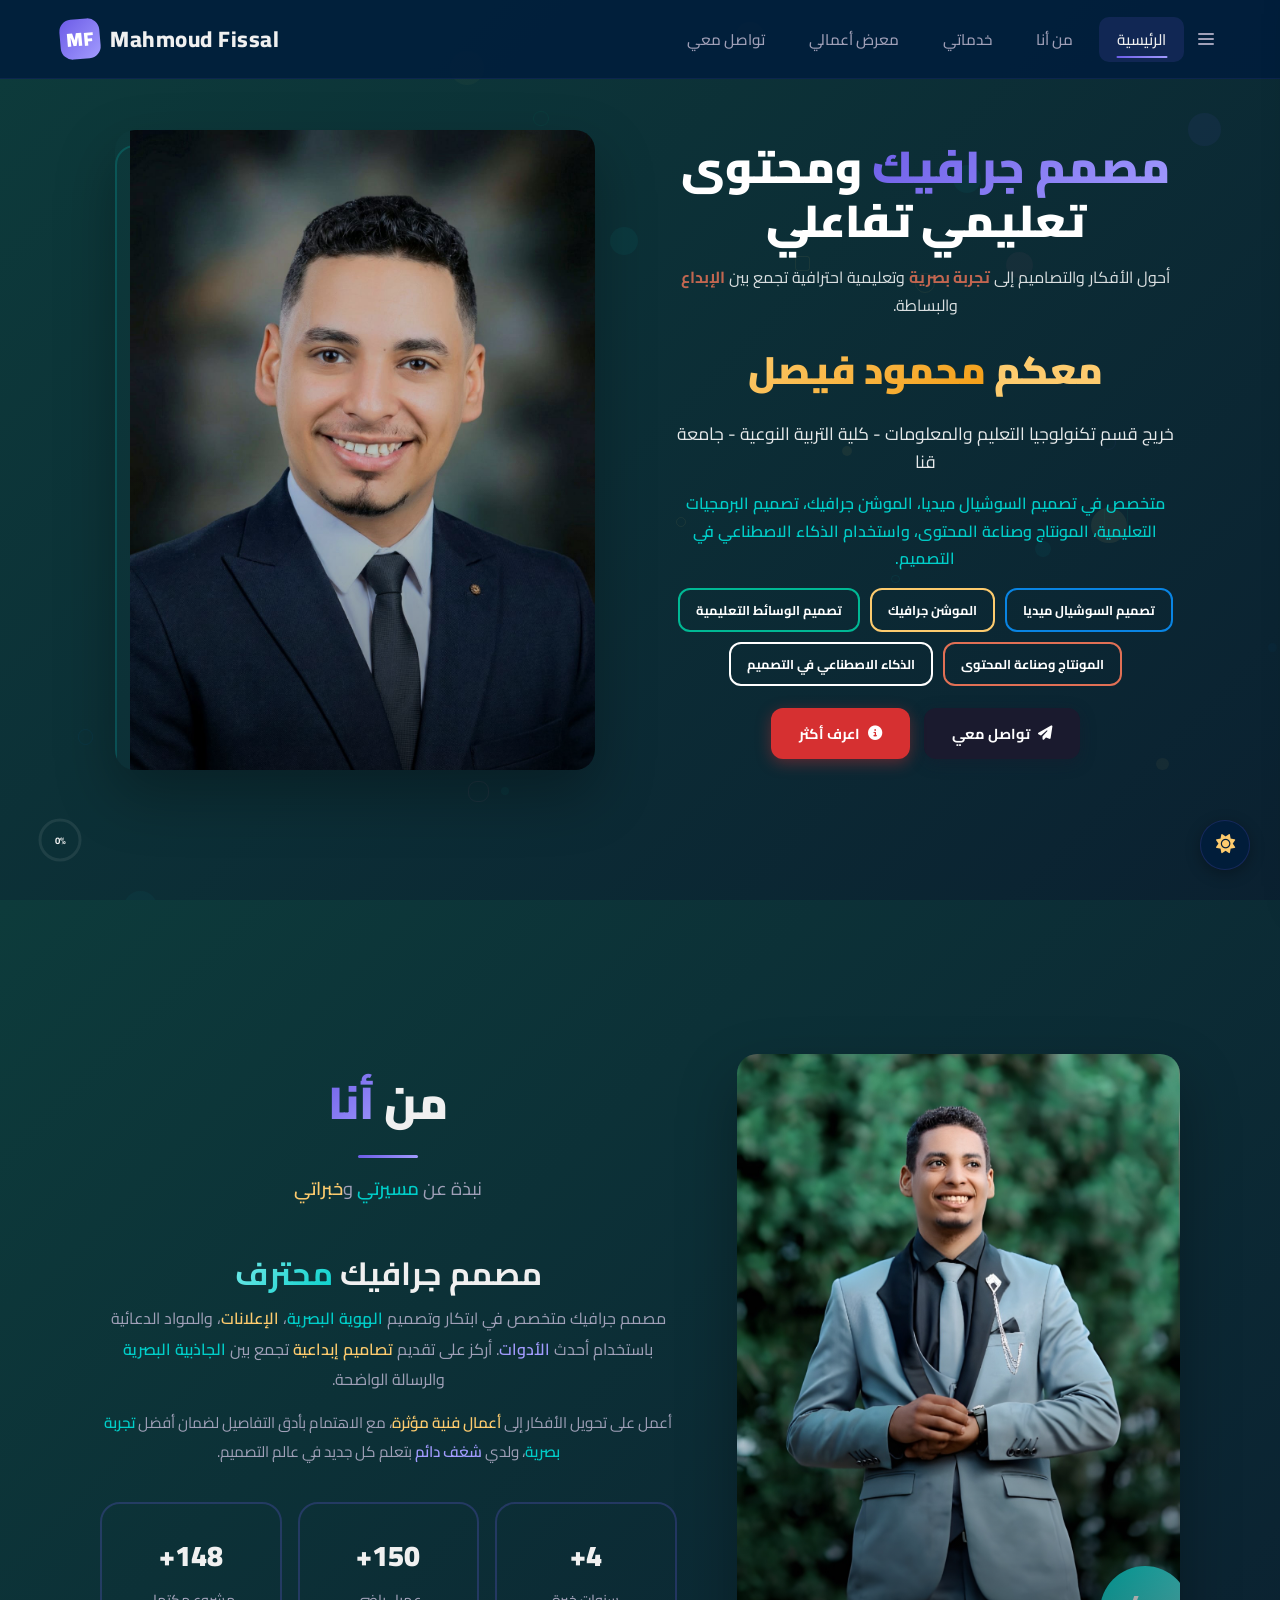
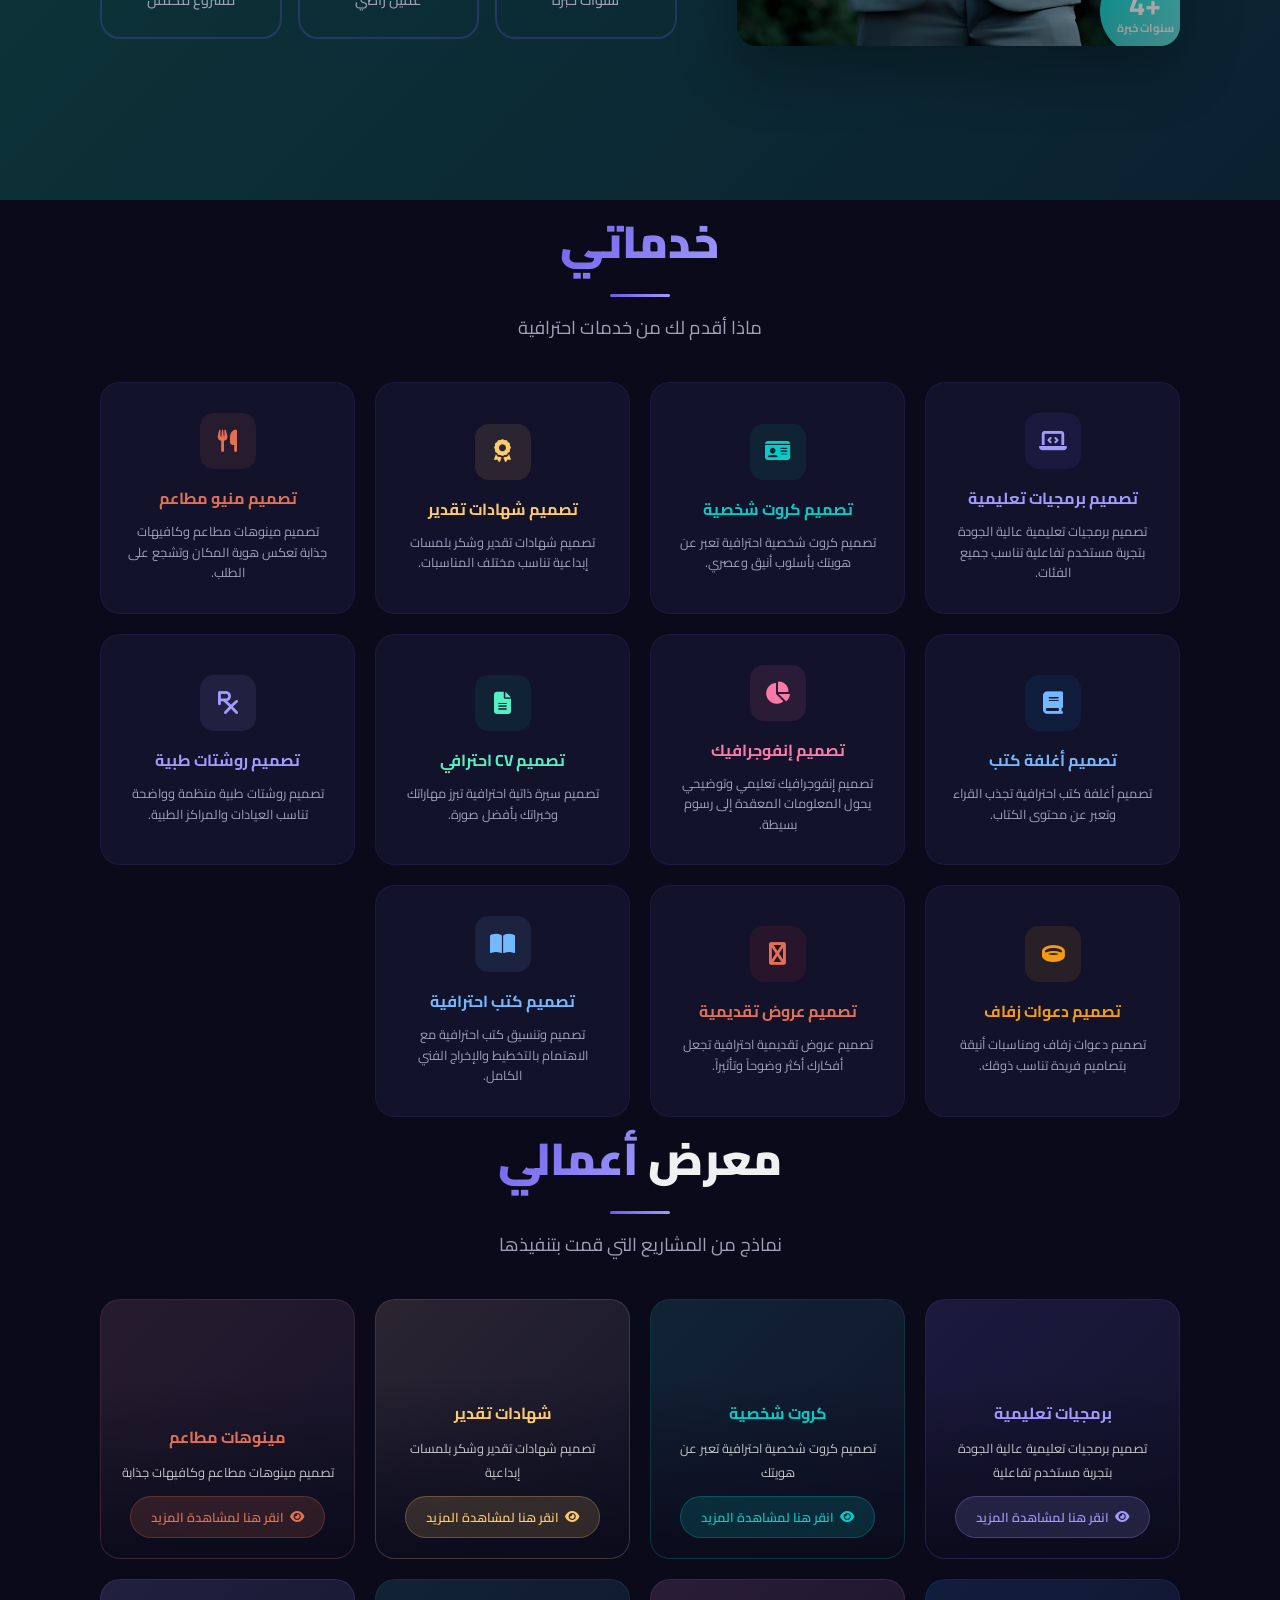
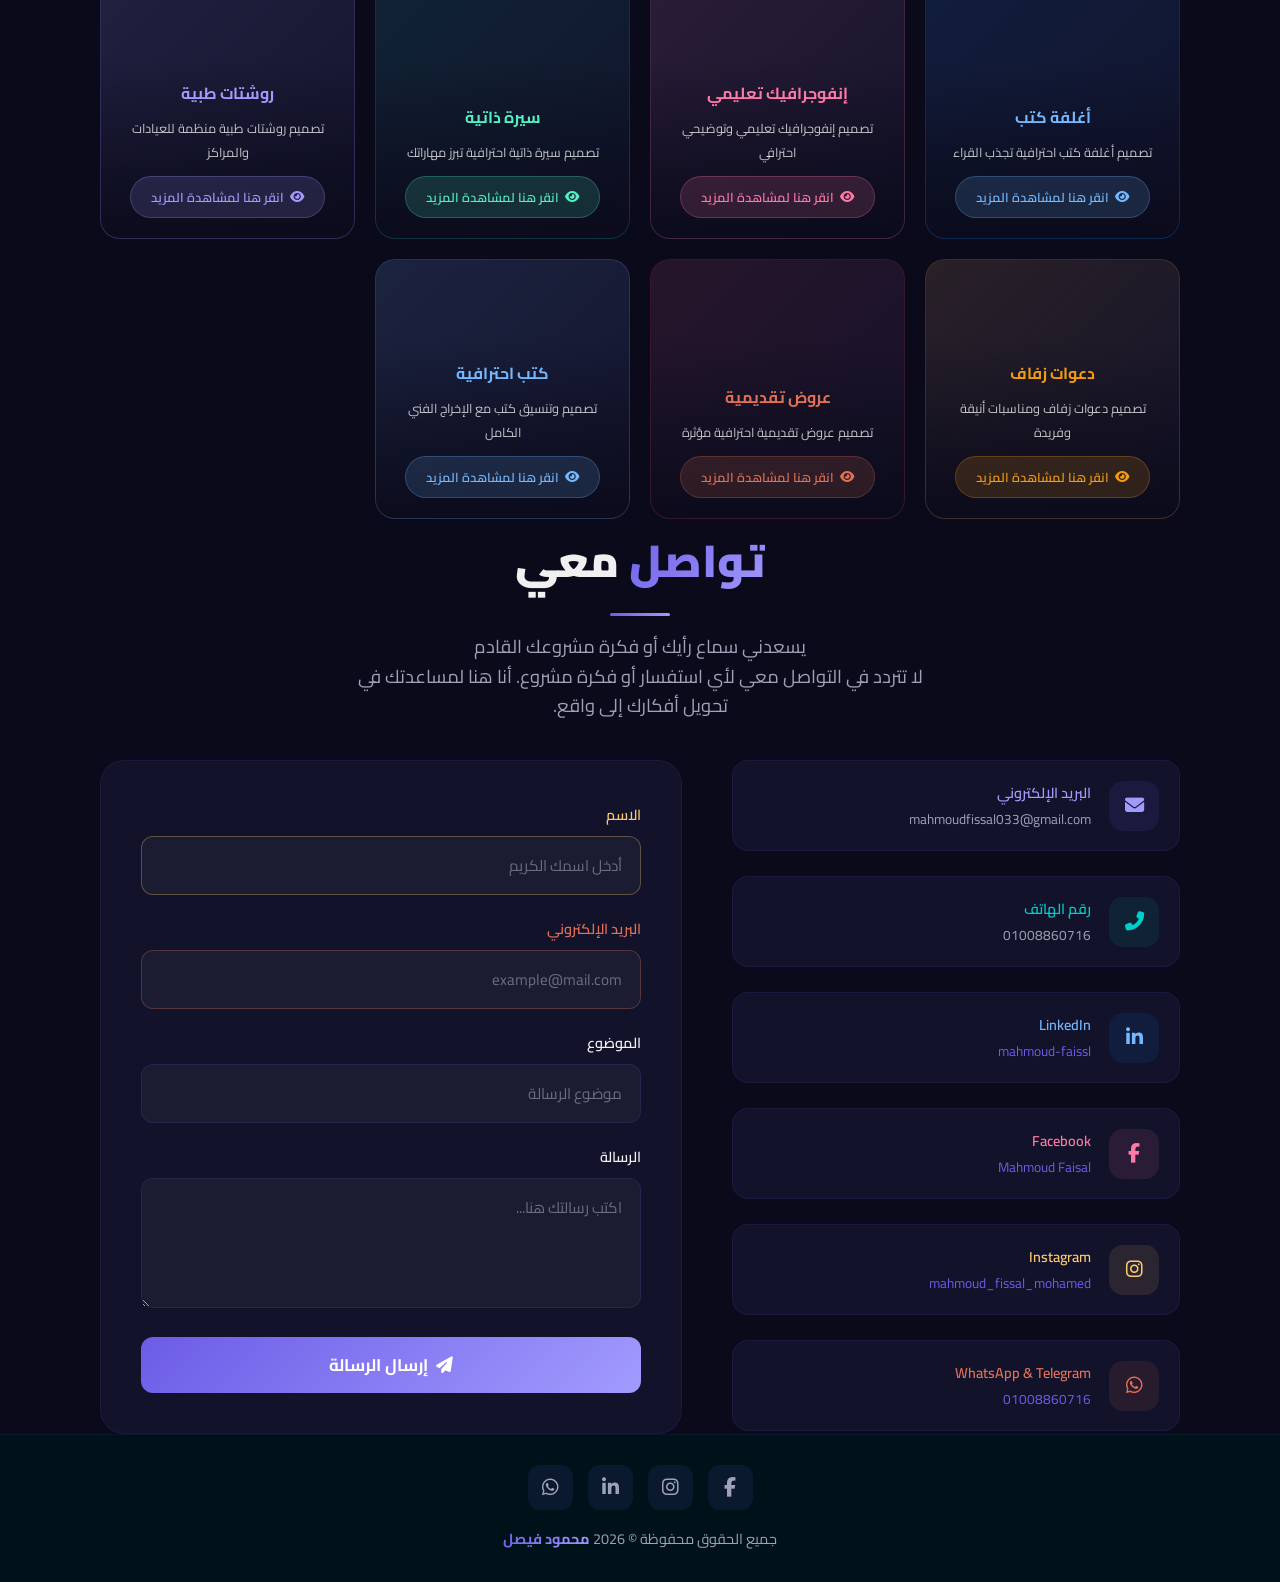
<file: index.html>
<!DOCTYPE html>
<html lang="ar" dir="rtl">
<head>
  <meta charset="UTF-8">
  <meta name="viewport" content="width=device-width, initial-scale=1.0">
  <title>Mahmoud Faisal | Portfolio</title>
  <link rel="preconnect" href="https://fonts.googleapis.com">
  <link rel="preconnect" href="https://fonts.gstatic.com" crossorigin>
  <link href="https://fonts.googleapis.com/css2?family=Cairo:wght@400;500;600;700;800;900&family=Inter:wght@300;400;500;600;700;800&display=swap" rel="stylesheet">
  <link rel="stylesheet" href="https://cdnjs.cloudflare.com/ajax/libs/font-awesome/6.5.1/css/all.min.css">
  <link rel="stylesheet" href="styles.css">
</head>
<body>
  <!-- ===== SCROLL PROGRESS INDICATOR ===== -->
  <div class="scroll-indicator" id="scrollIndicator">
    <svg width="50" height="50" viewBox="0 0 50 50">
      <defs>
        <linearGradient id="progressGradient" x1="0%" y1="0%" x2="100%" y2="100%">
          <stop offset="0%" stop-color="#6c5ce7" />
          <stop offset="100%" stop-color="#00cec9" />
        </linearGradient>
      </defs>
      <circle cx="25" cy="25" r="20" class="scroll-bg" />
      <circle cx="25" cy="25" r="20" class="scroll-progress" id="scrollProgress" />
    </svg>
    <span class="scroll-percent" id="scrollPercent">0%</span>
  </div>

  <!-- ===== THEME TOGGLE ===== -->
  <div class="theme-toggle" id="themeToggle" title="الوضع النهاري">
    <i class="fas fa-sun"></i>
  </div>


  <!-- ===== NAVBAR ===== -->
  <nav class="navbar" id="navbar">
    <div class="nav-brand">
      <div class="logo-icon">MF</div>
      <span>Mahmoud Fissal</span>
    </div>

    <div class="quick-sidebar" id="quickSidebar">
      <div class="quick-sidebar-header">
        <span class="quick-sidebar-logo">MF</span>
        <span>الوصول السريع</span>
        <button class="quick-sidebar-close" id="quickSidebarClose">&times;</button>
      </div>
      <nav class="quick-sidebar-links">
        <a href="#hero"><i class="fas fa-home"></i> الرئيسية</a>
        <a href="#about"><i class="fas fa-user"></i> من أنا</a>
        <a href="#services"><i class="fas fa-cogs"></i> خدماتي</a>
        <a href="#portfolio"><i class="fas fa-briefcase"></i> معرض أعمالي</a>
        <a href="#contact"><i class="fas fa-envelope"></i> تواصل معي</a>
      </nav>
    </div>
    <div class="quick-sidebar-overlay" id="quickSidebarOverlay"></div>

    <ul class="nav-links" id="navLinks">
      <li><button class="hamburger" id="hamburger" aria-label="القائمة">
        <span></span>
        <span></span>
        <span></span>
      </button></li>
      <li><a href="#hero" class="active">الرئيسية</a></li>
      <li><a href="#about">من أنا</a></li>
      <li><a href="#services">خدماتي</a></li>
      <li><a href="#portfolio">معرض أعمالي</a></li>
      <li><a href="#contact">تواصل معي</a></li>
    </ul>
  </nav>

    <!-- ===== HERO ===== -->
  <section class="hero" id="hero">
    <div class="hero-geo-container" id="heroGeoContainer"></div>

    <div class="hero-content">
      <div class="hero-text reveal">
        <h1 class="hero-main-title"><span class="title-accent">مصمم جرافيك</span> ومحتوى تعليمي تفاعلي</h1>

        <p class="hero-desc">أحول الأفكار والتصاميم إلى <span class="text-orange">تجربة بصرية</span> وتعليمية احترافية تجمع بين <span class="text-orange">الإبداع</span> والبساطة.</p>

        <h2 class="hero-sub-title">معكم <span class="hero-name-highlight">محمود فيصل</span></h2>

        <p class="hero-intro">خريج قسم تكنولوجيا التعليم والمعلومات - كلية التربية النوعية - جامعة قنا</p>

        <p class="hero-spec">متخصص في تصميم السوشيال ميديا، الموشن جرافيك، تصميم البرمجيات التعليمية، المونتاج وصناعة المحتوى، واستخدام الذكاء الاصطناعي في التصميم.</p>

        <div class="hero-boxes">
          <span class="spec-box box-blue">تصميم السوشيال ميديا</span>
          <span class="spec-box box-yellow">الموشن جرافيك</span>
          <span class="spec-box box-teal">تصميم الوسائط التعليمية</span>
          <span class="spec-box box-orange">المونتاج وصناعة المحتوى</span>
          <span class="spec-box box-white">الذكاء الاصطناعي في التصميم</span>
        </div>

        <div class="hero-buttons">
          <a href="#contact" class="btn btn-black"><i class="fas fa-paper-plane"></i> تواصل معي</a>
          <a href="#about" class="btn btn-red"><i class="fas fa-info-circle"></i> اعرف أكثر</a>
        </div>
      </div>

      <div class="hero-image reveal reveal-delay-1">
        <div class="image-wrapper">
          <div class="img-accent"></div>
          <img src="MAHMOUD.jpg" alt="Mahmoud Faisal">
        </div>
      </div>

    </div>
  </section>

  <!-- ===== ABOUT ===== -->
  <section class="about" id="about">
    <div class="about-content">
      <div class="about-image reveal reveal-delay-1">
        <div class="about-img-wrapper">
          <div class="img-accent"></div>
          <img src="2525.jpeg" alt="Mahmoud Faisal">
          <div class="experience-badge">
            <span class="num">+4</span>
            <span class="label">سنوات خبرة</span>
          </div>
        </div>
      </div>
      <div class="about-text reveal reveal-delay-2">
        <div class="section-header">
          <h2>من <span>أنا</span></h2>
          <div class="section-divider"></div>
          <p>نبذة عن <span class="ah-t">مسيرتي</span> و<span class="ah-g">خبراتي</span></p>
        </div>
        <h3 class="hero-title" style="font-size:2rem;">مصمم جرافيك <span class="accent-text">محترف</span></h3>
        <p class="hero-sub" style="white-space:normal;max-width:100%;">
          مصمم جرافيك متخصص في ابتكار وتصميم <span class="ah-t">الهوية البصرية</span>، <span class="ah-g">الإعلانات</span>، والمواد الدعائية باستخدام أحدث <span class="ah-p">الأدوات</span>. أركز على تقديم <span class="ah-g">تصاميم إبداعية</span> تجمع بين <span class="ah-t">الجاذبية البصرية</span> والرسالة الواضحة.
        </p>
        <p class="hero-sub" style="white-space:normal;max-width:100%;font-size:0.95rem;">
          أعمل على تحويل الأفكار إلى <span class="ah-g">أعمال فنية مؤثرة</span>، مع الاهتمام بأدق التفاصيل لضمان أفضل <span class="ah-t">تجربة بصرية</span>، ولدي <span class="ah-p">شغف دائم</span> بتعلم كل جديد في عالم التصميم.
        </p>
        <div class="about-stats">
          <div class="stat-card">
            <div class="stat-num">4+</div>
            <div class="stat-label">سنوات خبرة</div>
          </div>
          <div class="stat-card">
            <div class="stat-num">150+</div>
            <div class="stat-label">عميل راضي</div>
          </div>
          <div class="stat-card">
            <div class="stat-num">148+</div>
            <div class="stat-label">مشروع مكتمل</div>
          </div>
        </div>
      </div>
    </div>
  </section>

  <!-- ===== SERVICES ===== -->
  <section class="services" id="services">
    <div class="section-header reveal">
      <h2><span>خدماتي</span></h2>
      <div class="section-divider"></div>
      <p>ماذا أقدم لك من خدمات احترافية</p>
    </div>

    <div class="services-grid">
      <div class="service-card reveal reveal-delay-1">
        <div class="icon-box"><i class="fas fa-laptop-code"></i></div>
        <h3>تصميم برمجيات تعليمية</h3>
        <p>تصميم برمجيات تعليمية عالية الجودة بتجربة مستخدم تفاعلية تناسب جميع الفئات.</p>
      </div>

      <div class="service-card reveal reveal-delay-2">
        <div class="icon-box"><i class="fas fa-id-card"></i></div>
        <h3>تصميم كروت شخصية</h3>
        <p>تصميم كروت شخصية احترافية تعبر عن هويتك بأسلوب أنيق وعصري.</p>
      </div>

      <div class="service-card reveal reveal-delay-3">
        <div class="icon-box"><i class="fas fa-award"></i></div>
        <h3>تصميم شهادات تقدير</h3>
        <p>تصميم شهادات تقدير وشكر بلمسات إبداعية تناسب مختلف المناسبات.</p>
      </div>

      <div class="service-card reveal reveal-delay-4">
        <div class="icon-box"><i class="fas fa-utensils"></i></div>
        <h3>تصميم منيو مطاعم</h3>
        <p>تصميم مينوهات مطاعم وكافيهات جذابة تعكس هوية المكان وتشجع على الطلب.</p>
      </div>

      <div class="service-card reveal reveal-delay-5">
        <div class="icon-box"><i class="fas fa-book"></i></div>
        <h3>تصميم أغلفة كتب</h3>
        <p>تصميم أغلفة كتب احترافية تجذب القراء وتعبر عن محتوى الكتاب.</p>
      </div>

      <div class="service-card reveal reveal-delay-5">
        <div class="icon-box"><i class="fas fa-chart-pie"></i></div>
        <h3>تصميم إنفوجرافيك</h3>
        <p>تصميم إنفوجرافيك تعليمي وتوضيحي يحول المعلومات المعقدة إلى رسوم بسيطة.</p>
      </div>

      <div class="service-card reveal reveal-delay-1">
        <div class="icon-box"><i class="fas fa-file-alt"></i></div>
        <h3>تصميم CV احترافي</h3>
        <p>تصميم سيرة ذاتية احترافية تبرز مهاراتك وخبراتك بأفضل صورة.</p>
      </div>

      <div class="service-card reveal reveal-delay-2">
        <div class="icon-box"><i class="fas fa-prescription"></i></div>
        <h3>تصميم روشتات طبية</h3>
        <p>تصميم روشتات طبية منظمة وواضحة تناسب العيادات والمراكز الطبية.</p>
      </div>

      <div class="service-card reveal reveal-delay-3">
        <div class="icon-box"><i class="fas fa-ring"></i></div>
        <h3>تصميم دعوات زفاف</h3>
        <p>تصميم دعوات زفاف ومناسبات أنيقة بتصاميم فريدة تناسب ذوقك.</p>
      </div>

      <div class="service-card reveal reveal-delay-4">
        <div class="icon-box"><i class="fas fa-slideshare"></i></div>
        <h3>تصميم عروض تقديمية</h3>
        <p>تصميم عروض تقديمية احترافية تجعل أفكارك أكثر وضوحاً وتأثيراً.</p>
      </div>

      <div class="service-card reveal reveal-delay-5">
        <div class="icon-box"><i class="fas fa-book-open"></i></div>
        <h3>تصميم كتب احترافية</h3>
        <p>تصميم وتنسيق كتب احترافية مع الاهتمام بالتخطيط والإخراج الفني الكامل.</p>
      </div>
    </div>
  </section>

  <!-- ===== PORTFOLIO ===== -->
  <section class="portfolio" id="portfolio">
    <div class="section-header reveal">
      <h2>معرض <span>أعمالي</span></h2>
      <div class="section-divider"></div>
      <p>نماذج من المشاريع التي قمت بتنفيذها</p>
    </div>

    <div class="portfolio-grid">
      <a href="#" target="_blank" rel="noopener noreferrer" class="portfolio-item reveal reveal-delay-1">
        <div class="portfolio-thumb"></div>
        <div class="portfolio-overlay">
          <h4>برمجيات تعليمية</h4>
          <p>تصميم برمجيات تعليمية عالية الجودة بتجربة مستخدم تفاعلية</p>
          <span class="portfolio-btn"><i class="fas fa-eye"></i> انقر هنا لمشاهدة المزيد</span>
        </div>
      </a>

      <a href="#" target="_blank" rel="noopener noreferrer" class="portfolio-item reveal reveal-delay-2">
        <div class="portfolio-thumb"></div>
        <div class="portfolio-overlay">
          <h4>كروت شخصية</h4>
          <p>تصميم كروت شخصية احترافية تعبر عن هويتك</p>
          <span class="portfolio-btn"><i class="fas fa-eye"></i> انقر هنا لمشاهدة المزيد</span>
        </div>
      </a>

      <a href="#" target="_blank" rel="noopener noreferrer" class="portfolio-item reveal reveal-delay-3">
        <div class="portfolio-thumb"></div>
        <div class="portfolio-overlay">
          <h4>شهادات تقدير</h4>
          <p>تصميم شهادات تقدير وشكر بلمسات إبداعية</p>
          <span class="portfolio-btn"><i class="fas fa-eye"></i> انقر هنا لمشاهدة المزيد</span>
        </div>
      </a>

      <a href="#" target="_blank" rel="noopener noreferrer" class="portfolio-item reveal reveal-delay-4">
        <div class="portfolio-thumb"></div>
        <div class="portfolio-overlay">
          <h4>مينوهات مطاعم</h4>
          <p>تصميم مينوهات مطاعم وكافيهات جذابة</p>
          <span class="portfolio-btn"><i class="fas fa-eye"></i> انقر هنا لمشاهدة المزيد</span>
        </div>
      </a>

      <a href="#" target="_blank" rel="noopener noreferrer" class="portfolio-item reveal reveal-delay-5">
        <div class="portfolio-thumb"></div>
        <div class="portfolio-overlay">
          <h4>أغلفة كتب</h4>
          <p>تصميم أغلفة كتب احترافية تجذب القراء</p>
          <span class="portfolio-btn"><i class="fas fa-eye"></i> انقر هنا لمشاهدة المزيد</span>
        </div>
      </a>

      <a href="#" target="_blank" rel="noopener noreferrer" class="portfolio-item reveal reveal-delay-5">
        <div class="portfolio-thumb"></div>
        <div class="portfolio-overlay">
          <h4>إنفوجرافيك تعليمي</h4>
          <p>تصميم إنفوجرافيك تعليمي وتوضيحي احترافي</p>
          <span class="portfolio-btn"><i class="fas fa-eye"></i> انقر هنا لمشاهدة المزيد</span>
        </div>
      </a>

      <a href="#" target="_blank" rel="noopener noreferrer" class="portfolio-item reveal reveal-delay-1">
        <div class="portfolio-thumb"></div>
        <div class="portfolio-overlay">
          <h4>سيرة ذاتية</h4>
          <p>تصميم سيرة ذاتية احترافية تبرز مهاراتك</p>
          <span class="portfolio-btn"><i class="fas fa-eye"></i> انقر هنا لمشاهدة المزيد</span>
        </div>
      </a>

      <a href="#" target="_blank" rel="noopener noreferrer" class="portfolio-item reveal reveal-delay-2">
        <div class="portfolio-thumb"></div>
        <div class="portfolio-overlay">
          <h4>روشتات طبية</h4>
          <p>تصميم روشتات طبية منظمة للعيادات والمراكز</p>
          <span class="portfolio-btn"><i class="fas fa-eye"></i> انقر هنا لمشاهدة المزيد</span>
        </div>
      </a>

      <a href="#" target="_blank" rel="noopener noreferrer" class="portfolio-item reveal reveal-delay-3">
        <div class="portfolio-thumb"></div>
        <div class="portfolio-overlay">
          <h4>دعوات زفاف</h4>
          <p>تصميم دعوات زفاف ومناسبات أنيقة وفريدة</p>
          <span class="portfolio-btn"><i class="fas fa-eye"></i> انقر هنا لمشاهدة المزيد</span>
        </div>
      </a>

      <a href="#" target="_blank" rel="noopener noreferrer" class="portfolio-item reveal reveal-delay-4">
        <div class="portfolio-thumb"></div>
        <div class="portfolio-overlay">
          <h4>عروض تقديمية</h4>
          <p>تصميم عروض تقديمية احترافية مؤثرة</p>
          <span class="portfolio-btn"><i class="fas fa-eye"></i> انقر هنا لمشاهدة المزيد</span>
        </div>
      </a>

      <a href="#" target="_blank" rel="noopener noreferrer" class="portfolio-item reveal reveal-delay-5">
        <div class="portfolio-thumb"></div>
        <div class="portfolio-overlay">
          <h4>كتب احترافية</h4>
          <p>تصميم وتنسيق كتب مع الإخراج الفني الكامل</p>
          <span class="portfolio-btn"><i class="fas fa-eye"></i> انقر هنا لمشاهدة المزيد</span>
        </div>
      </a>
    </div>
  </section>

  <!-- ===== CONTACT ===== -->
  <section class="contact" id="contact">
    <div class="section-header reveal">
      <h2><span>تواصل</span> معي</h2>
      <div class="section-divider"></div>
      <p>يسعدني سماع رأيك أو فكرة مشروعك القادم</p>
      <p>لا تتردد في التواصل معي لأي استفسار أو فكرة مشروع. أنا هنا لمساعدتك في تحويل أفكارك إلى واقع.</p>
    </div>

    <div class="contact-container">
      <div class="contact-info reveal reveal-delay-1">

        <div class="contact-item">
          <div class="contact-icon"><i class="fas fa-envelope"></i></div>
          <div class="contact-detail">
            <h4>البريد الإلكتروني</h4>
            <p>mahmoudfissal033@gmail.com</p>
          </div>
        </div>

        <div class="contact-item">
          <div class="contact-icon"><i class="fas fa-phone-alt"></i></div>
          <div class="contact-detail">
            <h4>رقم الهاتف</h4>
            <p>01008860716</p>
          </div>
        </div>

        <div class="contact-item">
          <div class="contact-icon"><i class="fab fa-linkedin-in"></i></div>
          <div class="contact-detail">
            <h4>LinkedIn</h4>
            <p><a href="https://www.linkedin.com/in/mahmoud-faissl-9bbb2a295?utm_source=share&utm_campaign=share_via&utm_content=profile&utm_medium=android_app" target="_blank" rel="noopener noreferrer" style="color:var(--primary);text-decoration:none;">mahmoud-faissl</a></p>
          </div>
        </div>

        <div class="contact-item">
          <div class="contact-icon"><i class="fab fa-facebook-f"></i></div>
          <div class="contact-detail">
            <h4>Facebook</h4>
            <p><a href="https://www.facebook.com/share/17kSdzEbu6/" target="_blank" rel="noopener noreferrer" style="color:var(--primary);text-decoration:none;">Mahmoud Faisal</a></p>
          </div>
        </div>

        <div class="contact-item">
          <div class="contact-icon"><i class="fab fa-instagram"></i></div>
          <div class="contact-detail">
            <h4>Instagram</h4>
            <p><a href="https://www.instagram.com/mahmoud_fissal_mohamed?igsh=MTRkZGphd3U5NDc4Nw==" target="_blank" rel="noopener noreferrer" style="color:var(--primary);text-decoration:none;">mahmoud_fissal_mohamed</a></p>
          </div>
        </div>

        <div class="contact-item">
          <div class="contact-icon"><i class="fab fa-whatsapp"></i></div>
          <div class="contact-detail">
            <h4>WhatsApp & Telegram</h4>
            <p><a href="https://wa.me/201008860716" target="_blank" rel="noopener noreferrer" style="color:var(--primary);text-decoration:none;">01008860716</a></p>
          </div>
        </div>

      </div>

      <form class="contact-form reveal reveal-delay-2" id="contactForm" action="https://formsubmit.co/mahmoudfissal033@gmail.com" method="POST">
        <input type="hidden" name="_captcha" value="false">
        <input type="hidden" name="_next" value="">
        <div class="form-group">
          <label for="name">الاسم</label>
          <input type="text" id="name" placeholder="أدخل اسمك الكريم" required>
        </div>
        <div class="form-group">
          <label for="email">البريد الإلكتروني</label>
          <input type="email" id="email" placeholder="example@mail.com" required>
        </div>
        <div class="form-group">
          <label for="subject">الموضوع</label>
          <input type="text" id="subject" placeholder="موضوع الرسالة">
        </div>
        <div class="form-group">
          <label for="message">الرسالة</label>
          <textarea id="message" placeholder="اكتب رسالتك هنا..." required></textarea>
        </div>
        <button type="submit" class="btn btn-primary">
          <i class="fas fa-paper-plane"></i>
          إرسال الرسالة
        </button>
      </form>
    </div>
  </section>

  <!-- ===== FOOTER ===== -->
  <footer>
    <div class="social-links">
      <a href="https://www.facebook.com/share/17kSdzEbu6/" aria-label="Facebook" target="_blank" rel="noopener noreferrer"><i class="fab fa-facebook-f"></i></a>
      <a href="https://www.instagram.com/mahmoud_fissal_mohamed?igsh=MTRkZGphd3U5NDc4Nw==" aria-label="Instagram" target="_blank" rel="noopener noreferrer"><i class="fab fa-instagram"></i></a>
      <a href="https://www.linkedin.com/in/mahmoud-faissl-9bbb2a295?utm_source=share&utm_campaign=share_via&utm_content=profile&utm_medium=android_app" aria-label="LinkedIn" target="_blank" rel="noopener noreferrer"><i class="fab fa-linkedin-in"></i></a>
      <a href="https://wa.me/201008860716" aria-label="WhatsApp" target="_blank" rel="noopener noreferrer"><i class="fab fa-whatsapp"></i></a>
    </div>
    <p>جميع الحقوق محفوظة &copy; 2026 <span class="footer-name">محمود فيصل</span></p>
  </footer>

  <script>
    // ===== NAVBAR SCROLL EFFECT =====
    const navbar = document.getElementById('navbar');
    window.addEventListener('scroll', () => {
      navbar.classList.toggle('scrolled', window.scrollY > 50);
    });

    // ===== QUICK SIDEBAR =====
    const quickSidebar = document.getElementById('quickSidebar');
    const quickOverlay = document.getElementById('quickSidebarOverlay');
    const quickClose = document.getElementById('quickSidebarClose');
    const hamburger = document.getElementById('hamburger');
    function openSidebar() {
      quickSidebar.classList.add('open');
      quickOverlay.classList.add('open');
      hamburger.classList.add('active');
      document.body.style.overflow = 'hidden';
    }

    function closeSidebar() {
      quickSidebar.classList.remove('open');
      quickOverlay.classList.remove('open');
      hamburger.classList.remove('active');
      document.body.style.overflow = '';
    }

    if (hamburger && quickSidebar) {
      hamburger.addEventListener('click', () => {
        if (quickSidebar.classList.contains('open')) {
          closeSidebar();
        } else {
          openSidebar();
        }
      });

      quickOverlay.addEventListener('click', closeSidebar);
      quickClose.addEventListener('click', closeSidebar);

      quickSidebar.querySelectorAll('a').forEach(link => {
        link.addEventListener('click', closeSidebar);
      });
    }

    // ===== ACTIVE NAV LINK =====
    const sections = document.querySelectorAll('section');
    const navAnchors = document.querySelectorAll('.nav-links a');

    window.addEventListener('scroll', () => {
      let current = '';
      sections.forEach(section => {
        const top = section.offsetTop - 150;
        if (window.scrollY >= top) {
          current = section.getAttribute('id');
        }
      });
      navAnchors.forEach(link => {
        link.classList.remove('active');
        if (link.getAttribute('href') === '#' + current) {
          link.classList.add('active');
        }
      });
    });

    // ===== SCROLL REVEAL =====
    const revealElements = document.querySelectorAll('.reveal');

    const revealObserver = new IntersectionObserver((entries) => {
      entries.forEach(entry => {
        if (entry.isIntersecting) {
          entry.target.classList.add('active');
        }
      });
    }, {
      threshold: 0.1,
      rootMargin: '0px 0px -50px 0px'
    });

    revealElements.forEach(el => revealObserver.observe(el));

    // ===== CONTACT FORM =====
    const contactForm = document.getElementById('contactForm');
    contactForm.addEventListener('submit', function(e) {
      e.preventDefault();
      const btn = this.querySelector('button[type="submit"]');
      const originalText = btn.innerHTML;
      btn.innerHTML = '<i class="fas fa-spinner fa-spin"></i> جاري الإرسال...';
      btn.disabled = true;

      const formData = new FormData(this);

      fetch(this.action, {
        method: 'POST',
        body: formData,
        headers: { 'Accept': 'application/json' }
      })
      .then(() => {
        btn.innerHTML = '<i class="fas fa-check-circle"></i> تم الإرسال بنجاح!';
        btn.style.background = 'linear-gradient(135deg, #00b894, #00cec9)';
        setTimeout(() => {
          btn.innerHTML = originalText;
          btn.style.background = '';
          btn.disabled = false;
          this.reset();
        }, 3000);
      })
      .catch(() => {
        btn.innerHTML = '<i class="fas fa-times-circle"></i> فشل الإرسال!';
        btn.style.background = 'linear-gradient(135deg, #d63031, #e17055)';
        setTimeout(() => {
          btn.innerHTML = originalText;
          btn.style.background = '';
          btn.disabled = false;
        }, 3000);
      });
    });

    // ===== SERVICE CARD → PORTFOLIO NAVIGATION =====
    const portfolioItems = document.querySelectorAll('.portfolio-item');
    document.querySelectorAll('.service-card').forEach((card, i) => {
      card.style.cursor = 'pointer';
      card.addEventListener('click', () => {
        const target = portfolioItems[i];
        if (target) {
          target.scrollIntoView({ behavior: 'smooth', block: 'center' });
          target.style.outline = '3px solid var(--primary)';
          target.style.outlineOffset = '4px';
          setTimeout(() => {
            target.style.outline = 'none';
          }, 2000);
        }
      });
    });

    // ===== PARALLAX PARTICLES =====
    document.addEventListener('mousemove', (e) => {
      const particles = document.querySelectorAll('.particle');
      particles.forEach((p, i) => {
        const speed = 0.02 + (i * 0.01);
        const x = (window.innerWidth / 2 - e.clientX) * speed;
        const y = (window.innerHeight / 2 - e.clientY) * speed;
        p.style.transform = `translate(${x}px, ${y}px)`;
      });
    });

    // ===== SCROLL PROGRESS INDICATOR =====
    const scrollProgress = document.getElementById('scrollProgress');
    const scrollPercent = document.getElementById('scrollPercent');
    const circumference = 2 * Math.PI * 20;

    scrollProgress.style.strokeDasharray = circumference;

    function updateScrollProgress() {
      const scrollTop = window.scrollY;
      const docHeight = document.documentElement.scrollHeight - window.innerHeight;
      const progress = docHeight > 0 ? scrollTop / docHeight : 0;
      const offset = circumference - progress * circumference;
      scrollProgress.style.strokeDashoffset = offset;
      scrollPercent.textContent = Math.round(progress * 100) + '%';
    }

    window.addEventListener('scroll', updateScrollProgress);
    window.addEventListener('resize', updateScrollProgress);
    updateScrollProgress();

    // ===== HERO GEOMETRIC SHAPES =====
    (function generateGeoShapes() {
      const container = document.getElementById('heroGeoContainer');
      if (!container) return;
      const colors = ['rgba(108,92,231,', 'rgba(0,206,201,', 'rgba(253,203,110,', 'rgba(253,121,168,', 'rgba(9,132,227,', 'rgba(0,184,148,'];
      for (let i = 0; i < 30; i++) {
        const el = document.createElement('div');
        el.className = 'hero-geo';
        const top = Math.random() * 100;
        const left = Math.random() * 100;
        const size = 6 + Math.random() * 30;
        const isCircle = Math.random() > 0.5;
        const color = colors[Math.floor(Math.random() * colors.length)];
        const alpha = 0.08 + Math.random() * 0.12;
        const dur = 3 + Math.random() * 7;
        const delay = Math.random() * 5;
        const r = Math.random() * 360;
        const r2 = r + 10 + Math.random() * 20;
        Object.assign(el.style, {
          top: top + '%',
          left: left + '%',
          width: size + 'px',
          height: size + 'px',
          borderRadius: isCircle ? '50%' : (2 + Math.random() * 12) + 'px',
          backgroundColor: isCircle ? color + alpha + ')' : 'transparent',
          border: isCircle ? 'none' : '1.5px solid ' + color + '0.18)',
          animation: `geo-float ${dur}s ease-in-out ${delay}s infinite`,
          '--r': r + 'deg',
          '--r2': r2 + 'deg',
        });
        container.appendChild(el);
      }
    })();

    // ===== THEME TOGGLE (DARK/LIGHT) =====
    const themeToggle = document.getElementById('themeToggle');
    let isLight = false;
    themeToggle.addEventListener('click', () => {
      isLight = !isLight;
      document.documentElement.setAttribute('data-theme', isLight ? 'light' : '');
      themeToggle.innerHTML = isLight ? '<i class="fas fa-moon"></i>' : '<i class="fas fa-sun"></i>';
      themeToggle.title = isLight ? 'الوضع الليلي' : 'الوضع النهاري';
    });
  </script>

  <!-- ===== بيانات الموقع (قراءة فقط في صفحة الزائر من Supabase) ===== -->
  <script src="site-data.js"></script>
  <script src="supabase-config.js"></script>
  <script type="module" src="visitor.js"></script>
</body>
</html>
</file>
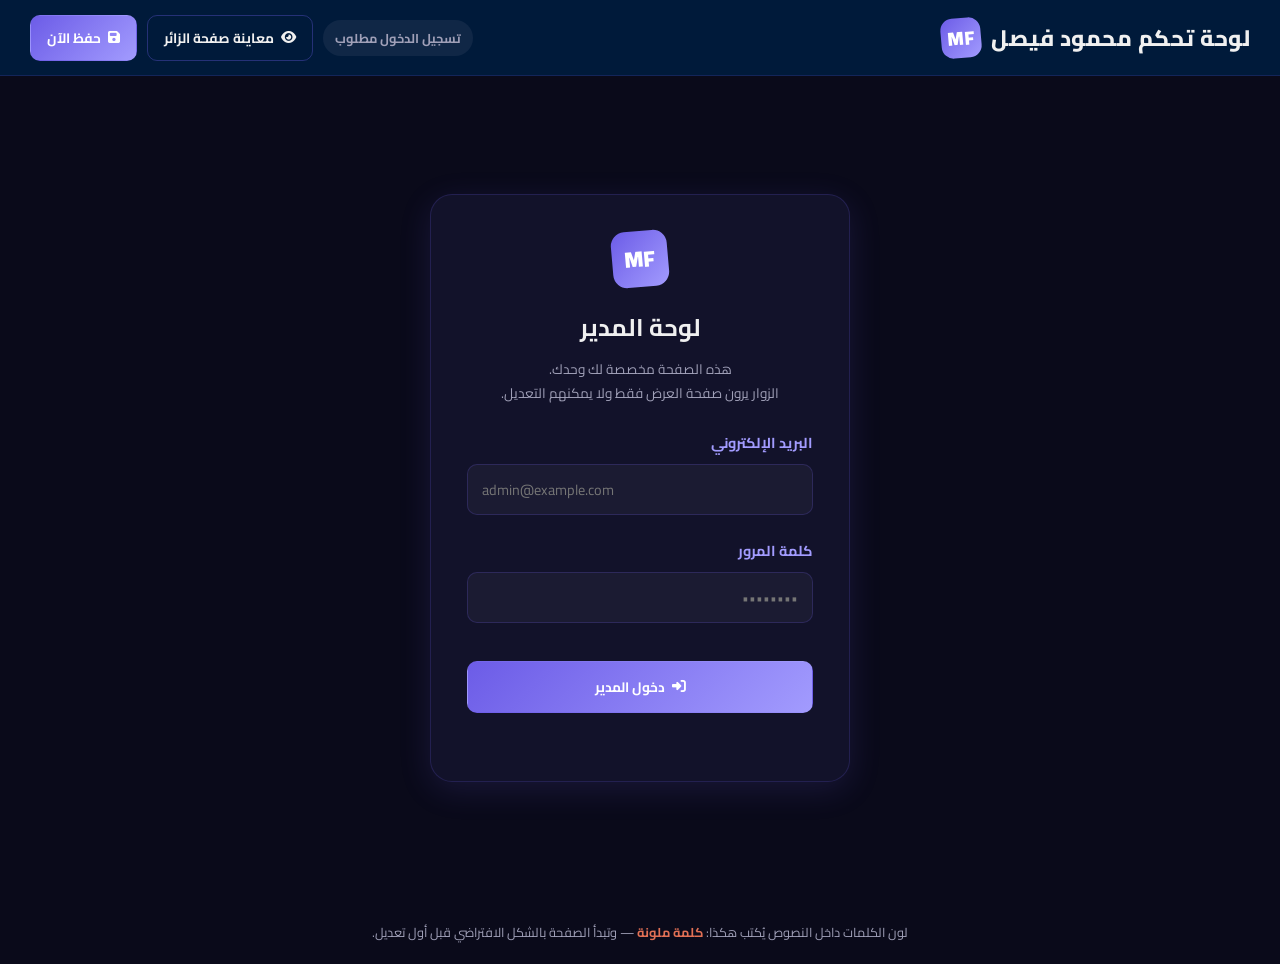
<file: admin.html>
<!DOCTYPE html>
<html lang="ar" dir="rtl">
<head>
  <meta charset="UTF-8">
  <meta name="viewport" content="width=device-width, initial-scale=1.0">
  <title>لوحة المدير | Mahmoud Faisal</title>
  <link rel="preconnect" href="https://fonts.googleapis.com">
  <link rel="preconnect" href="https://fonts.gstatic.com" crossorigin>
  <link href="https://fonts.googleapis.com/css2?family=Cairo:wght@400;500;600;700;800;900&family=Inter:wght@300;400;500;600;700;800&display=swap" rel="stylesheet">
  <link rel="stylesheet" href="https://cdnjs.cloudflare.com/ajax/libs/font-awesome/6.5.1/css/all.min.css">
  <link rel="stylesheet" href="styles.css">
  <link rel="stylesheet" href="admin.css">
</head>
<body class="admin-body">

  <!-- ===== الشريط العلوي ===== -->
  <header class="admin-header">
    <div class="nav-brand">
      <div class="logo-icon">MF</div>
      <span data-admin-text="headerBrand">لوحة تحكم محمود فيصل</span>
    </div>
    <div class="admin-actions">
      <span class="admin-status" id="adminStatus">جاهز</span>
      <a href="index.html" target="_blank" rel="noopener noreferrer" class="admin-btn ghost"><i class="fas fa-eye"></i> <span data-admin-text="previewButton">معاينة صفحة الزائر</span></a>
      <button type="button" class="admin-btn primary" id="saveNow"><i class="fas fa-save"></i> <span data-admin-text="saveButton">حفظ الآن</span></button>
      <button type="button" class="admin-btn danger is-hidden" id="logoutBtn"><i class="fas fa-sign-out-alt"></i> خروج</button>
    </div>
  </header>

  <div class="admin-banner is-hidden" id="setupBanner"></div>

  <!-- ===== شاشة الدخول ===== -->
  <div class="login-screen" id="loginScreen">
    <div class="login-box">
      <div class="logo-icon">MF</div>
      <h2 data-admin-text="loginTitle">لوحة المدير</h2>
      <p data-admin-text="loginDesc" data-admin-multiline>هذه الصفحة مخصصة لك وحدك.
الزوار يرون صفحة العرض فقط ولا يمكنهم التعديل.</p>
      <form id="loginForm">
        <div class="admin-field">
          <label class="admin-label" for="adminEmail" data-admin-text="loginEmailLabel">البريد الإلكتروني</label>
          <input class="admin-input" id="adminEmail" type="email" dir="ltr" autocomplete="username" required placeholder="admin@example.com">
        </div>
        <div class="admin-field">
          <label class="admin-label" for="adminPassword" data-admin-text="loginPasswordLabel">كلمة المرور</label>
          <input class="admin-input" id="adminPassword" type="password" autocomplete="current-password" required placeholder="••••••••">
        </div>
        <button type="submit" class="admin-btn primary"><i class="fas fa-sign-in-alt"></i> <span data-admin-text="loginButton">دخول المدير</span></button>
      </form>
      <div class="login-error" id="loginError"></div>
    </div>
  </div>

  <!-- ===== لوحة التحرير ===== -->
  <div class="admin-layout is-hidden" id="adminApp">
    <aside class="admin-sidebar" id="adminSidebar">
      <div id="adminTabs"></div>

      <button type="button" class="admin-tab" id="backupToggle">
        <i class="fas fa-database"></i>
        <span data-admin-text="backupTitle">النسخة الاحتياطية</span>
        <i class="fas fa-chevron-down" id="backupChevron"></i>
      </button>

      <div class="admin-backup-panel is-hidden" id="backupPanel">
        <button type="button" class="admin-btn ghost" id="exportBtn"><i class="fas fa-download"></i> <span data-admin-text="exportButton">تنزيل نسخة احتياطية</span></button>
        <button type="button" class="admin-btn ghost" id="importBtn"><i class="fas fa-file-import"></i> <span data-admin-text="importButton">استيراد نسخة</span></button>
        <button type="button" class="admin-btn danger" id="resetBtn"><i class="fas fa-undo"></i> <span data-admin-text="resetButton">استعادة الافتراضي</span></button>
        <input type="file" id="importFile" accept="application/json,.json" class="is-hidden">
        <p class="admin-hint" data-admin-text="backupHint">نزّل نسخة قبل أي تعديل كبير، واستخدم الاستيراد للرجوع لها وقت ما تحب.</p>
      </div>
    </aside>
    <main class="admin-main">
      <div class="admin-panel-head">
        <h2 id="adminGroupTitle"></h2>
        <span data-admin-text="panelNote">كل تعديل تحفظه يظهر فورًا في صفحة الزائر</span>
      </div>
      <div id="adminFields"></div>
    </main>
  </div>

  <p class="admin-footer-note" data-admin-text="footerNote" data-admin-rich>لون الكلمات داخل النصوص يُكتب هكذا: [[orange:كلمة ملونة]] — وتبدأ الصفحة بالشكل الافتراضي قبل أول تعديل.</p>

  <script src="site-data.js"></script>
  <script src="supabase-config.js"></script>
  <script type="module" src="admin.js"></script>
</body>
</html>
</file>
<file: styles.css>
*, *::before, *::after {
      margin: 0;
      padding: 0;
      box-sizing: border-box;
    }

    html {
      font-family: 'Cairo', sans-serif;
      scroll-behavior: smooth;
    }

    html, body {
      max-width: 100%;
      overflow-x: hidden;
    }

    body {
      width: 100%;
    }

    img, video {
      max-width: 100%;
      height: auto;
    }

    .hero-text, .about-text, .service-card, .portfolio-item, .contact-item, .contact-form {
      min-width: 0;
    }

    .contact-item .contact-detail,
    .contact-item .contact-detail p {
      overflow-wrap: anywhere;
    }

    section {
      scroll-margin-top: 90px;
    }

    :root {
      --primary: #6c5ce7;
      --primary-dark: #5a4bd1;
      --secondary: #00cec9;
      --accent: #fdcb6e;
      --bg-dark: #0a0a1a;
      --bg-card: #12122a;
      --text-light: #f0f0f0;
      --text-muted: #a0a0b8;
      --gradient-1: linear-gradient(135deg, #6c5ce7, #a29bfe);
      --gradient-2: linear-gradient(135deg, #00cec9, #81ecec);
      --gradient-3: linear-gradient(135deg, #fdcb6e, #f39c12);
      --shadow: 0 8px 32px rgba(108, 92, 231, 0.15);
    }

    [data-theme="light"] .hero,
    [data-theme="light"] .about,
    [data-theme="light"] .services,
    [data-theme="light"] .portfolio,
    [data-theme="light"] .contact {
      background: #cbf3f0;
    }

    [data-theme="light"] .navbar {
      background: rgba(255, 255, 255, 0.85);
    }

    [data-theme="light"] .navbar.scrolled {
      background: rgba(255, 255, 255, 0.95);
      border-bottom-color: rgba(0, 0, 0, 0.08);
    }

    [data-theme="light"] .navbar .nav-links a {
      color: #555577;
    }

    [data-theme="light"] .navbar .nav-links a:hover,
    [data-theme="light"] .navbar .nav-links a.active {
      color: #1a1a2e;
      background: rgba(108, 92, 231, 0.1);
    }

    [data-theme="light"] .navbar .hamburger span {
      background: #555577;
    }

    [data-theme="light"] .navbar .hamburger:hover span {
      background: #1a1a2e;
    }

    [data-theme="light"] .navbar .nav-brand,
    [data-theme="light"] .navbar .nav-brand span {
      color: #1a1a2e;
    }

    [data-theme="light"] .hero-main-title {
      color: #1a1a2e;
    }

    [data-theme="light"] .hero-sub-title {
      color: #b8860b;
    }

    [data-theme="light"] .hero-name-highlight {
      -webkit-text-fill-color: #b8860b;
    }

    [data-theme="light"] .hero-intro {
      color: #444466;
    }

    [data-theme="light"] .hero-desc {
      color: #555577;
    }

    [data-theme="light"] .hero-spec {
      color: #008080;
    }

    [data-theme="light"] .text-orange {
      color: #d63031;
    }

    [data-theme="light"] .title-accent {
      background: linear-gradient(135deg, #6c5ce7, #a29bfe);
      -webkit-background-clip: text;
      -webkit-text-fill-color: transparent;
      background-clip: text;
    }

    [data-theme="light"] .box-blue {
      color: #0984e3;
      border-color: #0984e3;
    }

    [data-theme="light"] .box-yellow {
      color: #b8860b;
      border-color: #fdcb6e;
    }

    [data-theme="light"] .box-teal {
      color: #00b894;
      border-color: #00b894;
    }

    [data-theme="light"] .box-orange {
      color: #e17055;
      border-color: #e17055;
    }

    [data-theme="light"] .box-white {
      color: #555577;
      border-color: rgba(0, 0, 0, 0.15);
    }

    [data-theme="light"] .about-text .hero-title {
      color: #1a1a2e;
    }

    [data-theme="light"] .about-text .hero-title .accent-text {
      background: linear-gradient(135deg, #00b894, #00cec9);
      -webkit-background-clip: text;
      -webkit-text-fill-color: transparent;
      background-clip: text;
    }

    [data-theme="light"] .about-text .hero-sub {
      color: #555577;
    }

    [data-theme="light"] .about-text .ah-g {
      color: #00b894;
    }

    [data-theme="light"] .about-text .ah-t {
      color: #0984e3;
    }

    [data-theme="light"] .about-text .ah-p {
      color: #6c5ce7;
    }

    [data-theme="light"] .stat-card .stat-num {
      color: #1a1a2e;
    }

    [data-theme="light"] .stat-card .stat-label {
      color: #555577;
    }

    [data-theme="light"] .section-header h2 {
      color: #1a1a2e;
    }

    [data-theme="light"] .section-header p {
      color: #555577;
    }

    [data-theme="light"] .service-card {
      background: #ffffff;
    }

    [data-theme="light"] .portfolio-item {
      background: #ffffff;
    }

    [data-theme="light"] .portfolio-item:hover {
      box-shadow: 0 20px 50px rgba(0, 0, 0, 0.08);
    }

    [data-theme="light"] .portfolio-overlay {
      background: linear-gradient(180deg, transparent 30%, rgba(203, 243, 240, 0.95));
    }

    [data-theme="light"] .portfolio-item:hover .portfolio-overlay {
      background: linear-gradient(180deg, transparent 10%, rgba(203, 243, 240, 0.97));
    }

    [data-theme="light"] .portfolio-overlay h4 {
      color: var(--port-icon, #1a1a2e);
    }

    [data-theme="light"] .portfolio-overlay p {
      color: #555577;
    }

    [data-theme="light"] .portfolio-overlay .portfolio-btn {
      background: color-mix(in srgb, var(--port-icon, #1a1a2e) 12%, transparent);
      color: var(--port-icon, #1a1a2e);
      border-color: color-mix(in srgb, var(--port-icon, #1a1a2e) 25%, transparent);
    }

    [data-theme="light"] .portfolio-overlay .portfolio-btn:hover {
      background: color-mix(in srgb, var(--port-icon, #1a1a2e) 22%, transparent);
    }

    [data-theme="light"] .contact-item,
    [data-theme="light"] .contact-form {
      background: #ffffff;
    }

    [data-theme="light"] .quick-sidebar {
      background: #ffffff;
    }

    [data-theme="light"] footer {
      background: #ffffff;
    }

    /* ===== NAVBAR ===== */
    .navbar {
      position: fixed;
      top: 0;
      left: 0;
      right: 0;
      z-index: 1000;
      padding: 18px 60px;
      display: flex;
      align-items: center;
      justify-content: space-between;
      background: rgba(0, 29, 61, 0.85);
      border-bottom: 1px solid rgba(108, 92, 231, 0.1);
      transition: all 0.3s ease;
    }

    .navbar.scrolled {
      padding: 12px 60px;
      background: rgba(0, 29, 61, 0.95);
      box-shadow: 0 4px 30px rgba(0, 0, 0, 0.3);
    }

    .nav-brand {
      display: flex;
      align-items: center;
      gap: 10px;
      color: var(--text-light);
      font-weight: 800;
      font-size: 1.4rem;
      letter-spacing: 0.5px;
      direction: ltr;
    }

    .nav-brand .logo-icon {
      width: 40px;
      height: 40px;
      background: var(--gradient-1);
      border-radius: 12px;
      display: flex;
      align-items: center;
      justify-content: center;
      font-size: 1.2rem;
      font-weight: 900;
      color: #fff;
      transform: rotate(-5deg);
      transition: transform 0.3s ease;
    }

    .nav-brand:hover .logo-icon {
      transform: rotate(5deg) scale(1.05);
    }

    .nav-brand span {
      color: var(--text-light);
    }

    .nav-links {
      display: flex;
      list-style: none;
      gap: 8px;
      align-items: center;
    }

    .navbar .nav-links { order: -1; }
    .hamburger {
      display: flex;
      flex-direction: column;
      gap: 3px;
      cursor: pointer;
      padding: 6px;
      border-radius: 8px;
      transition: all 0.3s ease;
      background: none;
      border: none;
    }
    .hamburger:hover {
      background: rgba(108, 92, 231, 0.15);
    }
    .hamburger span {
      display: block;
      width: 16px;
      height: 2px;
      background: var(--text-muted);
      border-radius: 4px;
      transition: all 0.3s ease;
    }
    .hamburger:hover span {
      background: var(--text-light);
    }
    .navbar .nav-brand { order: 1; }

    .nav-links a {
      color: var(--text-muted);
      text-decoration: none;
      font-size: 0.95rem;
      font-weight: 500;
      padding: 8px 18px;
      border-radius: 10px;
      transition: all 0.3s ease;
      position: relative;
      font-family: 'Cairo', sans-serif;
    }

    .nav-links a::before {
      content: '';
      position: absolute;
      bottom: 4px;
      left: 50%;
      transform: translateX(-50%) scaleX(0);
      width: 60%;
      height: 2.5px;
      background: var(--gradient-1);
      border-radius: 4px;
      transition: transform 0.3s ease;
    }

    .nav-links a:hover {
      color: var(--text-light);
      background: rgba(108, 92, 231, 0.1);
    }

    .nav-links a:hover::before {
      transform: translateX(-50%) scaleX(1);
    }

    .nav-links a.active {
      color: var(--text-light);
      background: rgba(108, 92, 231, 0.15);
    }

    .nav-links a.active::before {
      transform: translateX(-50%) scaleX(1);
    }

    /* Quick Menu */
    .quick-menu-trigger {
      display: flex;
      flex-direction: column;
      gap: 4px;
      cursor: pointer;
      padding: 6px 8px;
      border-radius: 10px;
      transition: all 0.3s ease;
      list-style: none;
    }

    .quick-menu-trigger:hover {
      background: rgba(108, 92, 231, 0.15);
    }

    .quick-menu-trigger span {
      display: block;
      width: 20px;
      height: 2px;
      background: var(--text-muted);
      border-radius: 4px;
      transition: all 0.3s ease;
    }

    .quick-menu-trigger:hover span {
      background: var(--text-light);
    }

    .quick-menu-trigger.active {
      opacity: 0;
      pointer-events: none;
    }

    /* Quick Sidebar */
    .quick-sidebar {
      position: fixed;
      top: 0;
      right: -320px;
      width: 280px;
      height: 100vh;
      background: rgba(10, 10, 26, 0.97);
      backdrop-filter: blur(30px);
      z-index: 2000;
      padding: 30px 20px;
      transition: right 0.4s cubic-bezier(0.25, 0.46, 0.45, 0.94);
      box-shadow: -10px 0 40px rgba(0, 0, 0, 0.4);
    }

    .quick-sidebar.open {
      right: 0;
    }

    .quick-sidebar-header {
      display: flex;
      align-items: center;
      gap: 10px;
      margin-bottom: 40px;
      padding-bottom: 20px;
      border-bottom: 1px solid rgba(108, 92, 231, 0.1);
      color: var(--text-light);
      font-size: 1.1rem;
      font-weight: 700;
    }

    .quick-sidebar-logo {
      width: 40px;
      height: 40px;
      background: var(--gradient-1);
      border-radius: 12px;
      display: flex;
      align-items: center;
      justify-content: center;
      font-size: 1.2rem;
      font-weight: 900;
      color: #fff;
      transform: rotate(-5deg);
    }

    .quick-sidebar-close {
      margin-right: auto;
      background: none;
      border: none;
      color: var(--text-muted);
      font-size: 1.8rem;
      cursor: pointer;
      padding: 0 8px;
      transition: color 0.3s ease;
    }

    .quick-sidebar-close:hover {
      color: var(--text-light);
    }

    .quick-sidebar-links {
      display: flex;
      flex-direction: column;
      gap: 8px;
    }

    .quick-sidebar-links a {
      color: var(--text-muted);
      text-decoration: none;
      font-size: 1rem;
      font-weight: 500;
      padding: 14px 20px;
      border-radius: 12px;
      transition: all 0.3s ease;
      display: flex;
      align-items: center;
      gap: 14px;
    }

    .quick-sidebar-links a:hover {
      color: var(--text-light);
      background: rgba(108, 92, 231, 0.1);
    }

    .quick-sidebar-links a i {
      width: 20px;
      text-align: center;
      color: var(--primary);
    }

    .quick-sidebar-overlay {
      position: fixed;
      inset: 0;
      background: rgba(0, 0, 0, 0.4);
      z-index: 1999;
      opacity: 0;
      pointer-events: none;
      transition: opacity 0.4s ease;
    }

    .quick-sidebar-overlay.open {
      opacity: 1;
      pointer-events: auto;
    }

    /* Theme Toggle */
    .theme-toggle {
      position: fixed;
      bottom: 30px;
      right: 30px;
      width: 50px;
      height: 50px;
      border-radius: 50%;
      background: rgba(0, 29, 61, 0.85);
      border: 1px solid rgba(108, 92, 231, 0.2);
      display: flex;
      align-items: center;
      justify-content: center;
      font-size: 1.2rem;
      color: #fdcb6e;
      cursor: pointer;
      z-index: 999;
      transition: all 0.3s ease;
      box-shadow: 0 4px 15px rgba(0, 0, 0, 0.3);
    }

    .theme-toggle:hover {
      transform: scale(1.1);
      border-color: var(--primary);
    }

    [data-theme="light"] .theme-toggle {
      background: #ffffff;
      border-color: rgba(0, 0, 0, 0.1);
      color: #f39c12;
      box-shadow: 0 4px 15px rgba(0, 0, 0, 0.1);
    }

    /* Scroll Progress Indicator */
    .scroll-indicator {
      position: fixed;
      bottom: 30px;
      left: 30px;
      width: 60px;
      height: 60px;
      z-index: 1000;
      display: flex;
      align-items: center;
      justify-content: center;
    }

    .scroll-bg {
      fill: none;
      stroke: rgba(255, 255, 255, 0.08);
      stroke-width: 3;
    }

    .scroll-progress {
      fill: none;
      stroke: url(#progressGradient);
      stroke-width: 3;
      stroke-linecap: round;
      transform: rotate(-90deg);
      transform-origin: center;
      transition: stroke-dashoffset 0.1s ease;
    }

    .scroll-percent {
      position: absolute;
      font-size: 0.6rem;
      font-weight: 700;
      color: var(--text-light);
      pointer-events: none;
    }
    .hero {
      position: relative;
      overflow: hidden;
      background: linear-gradient(135deg, #0d3b3b, #0a1a2e, #0d2b2b, #16213e, #0d3b3b);
      background-size: 500% 500%;
      animation: heroGradient 20s ease infinite;
      min-height: 100vh;
      display: flex;
      align-items: center;
    }

    @keyframes heroGradient {
      0% { background-position: 0% 50%; }
      25% { background-position: 100% 0%; }
      50% { background-position: 100% 100%; }
      75% { background-position: 0% 100%; }
      100% { background-position: 0% 50%; }
    }

    .hero-content {
      display: grid;
      grid-template-columns: 1fr 1fr;
      align-items: center;
      gap: 60px;
      margin: 0 100px;
      position: relative;
      z-index: 1;
      padding: 0;
    }

    .hero-image {
      display: flex;
      justify-content: center;
      align-items: center;
      position: relative;
    }

    .hero-image .image-wrapper {
      width: 100%;
      max-width: 480px;
      aspect-ratio: 3/4;
      border-radius: 20px;
      overflow: hidden;
      position: relative;
      box-shadow: 0 25px 60px rgba(0, 0, 0, 0.3);
    }

    .hero-image .image-wrapper::before {
      content: '';
      position: absolute;
      inset: 0;
      background: linear-gradient(180deg, transparent 50%, rgba(0, 0, 0, 0.4));
      z-index: 2;
      pointer-events: none;
    }

    .hero-image .image-wrapper img {
      width: 100%;
      height: 100%;
      object-fit: cover;
      display: block;
      transition: transform 0.6s ease;
    }

    .hero-image .image-wrapper:hover img {
      transform: scale(1.05);
    }

    .hero-image .img-accent {
      position: absolute;
      width: 100%;
      height: 100%;
      top: 15px;
      right: 15px;
      border: 2px solid rgba(0, 206, 201, 0.2);
      border-radius: 20px;
      z-index: -1;
    }

    .hero-geo-container {
      position: absolute;
      inset: 0;
      overflow: hidden;
      z-index: 0;
    }

    .hero-geo {
      position: absolute;
      pointer-events: none;
      z-index: 0;
      opacity: 0.35;
    }

    @keyframes geo-float {
      0%, 100% { transform: translateY(0) rotate(var(--r, 0deg)); }
      50% { transform: translateY(-25px) rotate(var(--r2, 10deg)); }
    }

    /* ===== HERO TEXT ===== */
    .hero-text {
      display: flex;
      flex-direction: column;
      align-items: center;
      gap: 14px;
      text-align: center;
    }

    .hero-main-title {
      font-size: 2rem;
      font-weight: 800;
      color: #ffffff;
      line-height: 1.3;
      margin: 0;
    }

    .hero-sub-title {
      font-size: 1.4rem;
      font-weight: 600;
      color: #fdcb6e;
      margin: 0;
    }

    .hero-intro {
      font-size: 0.95rem;
      color: #ffffff;
      margin: 0;
      line-height: 1.6;
      opacity: 0.85;
    }

    .hero-desc {
      font-size: 0.9rem;
      color: #ffffff;
      margin: 0;
      line-height: 1.7;
      opacity: 0.8;
    }

    .hero-spec {
      font-size: 0.85rem;
      color: #00cec9;
      margin: 0;
      line-height: 1.6;
      font-weight: 500;
    }

    .hero-main-title {
      font-size: 2.8rem;
      font-weight: 900;
      color: #ffffff;
      line-height: 1.2;
      margin: 0;
    }

    .title-accent {
      background: linear-gradient(135deg, #6c5ce7, #a29bfe);
      -webkit-background-clip: text;
      -webkit-text-fill-color: transparent;
      background-clip: text;
    }

    .hero-sub-title {
      font-size: 2.4rem;
      font-weight: 900;
      color: #fdcb6e;
      margin: 0;
    }

    .hero-name-highlight {
      background: linear-gradient(135deg, #fdcb6e, #f39c12);
      -webkit-background-clip: text;
      -webkit-text-fill-color: transparent;
      background-clip: text;
    }

    .hero-intro {
      font-size: 1.1rem;
      color: #ffffff;
      margin: 0;
      line-height: 1.6;
      opacity: 0.9;
    }

    .hero-desc {
      font-size: 1rem;
      color: #ffffff;
      margin: 0;
      line-height: 1.8;
      opacity: 0.85;
    }

    .text-orange {
      color: #e17055;
      font-weight: 700;
    }

    .hero-spec {
      font-size: 1rem;
      color: #00cec9;
      margin: 0;
      line-height: 1.7;
      font-weight: 600;
    }

    .hero-boxes {
      display: flex;
      flex-wrap: wrap;
      gap: 10px;
      margin: 2px 0;
      justify-content: center;
    }

    .spec-box {
      display: inline-block;
      padding: 8px 16px;
      border-radius: 12px;
      font-size: 0.8rem;
      font-weight: 700;
      white-space: nowrap;
      transition: transform 0.3s ease, box-shadow 0.3s ease;
      background: transparent;
      color: #ffffff;
    }
    .spec-box:hover {
      transform: translateY(-3px);
      box-shadow: 0 6px 20px rgba(0, 0, 0, 0.3);
    }

    .box-blue {
      border: 2px solid #0984e3;
    }
    .box-yellow {
      border: 2px solid #fdcb6e;
    }
    .box-teal {
      border: 2px solid #00b894;
    }
    .box-orange {
      border: 2px solid #e17055;
    }
    .box-white {
      border: 2px solid #ffffff;
    }

    .btn {
      display: inline-flex;
      align-items: center;
      gap: 8px;
      padding: 12px 28px;
      border-radius: 12px;
      font-size: 0.9rem;
      font-weight: 700;
      text-decoration: none;
      transition: all 0.3s ease;
      cursor: pointer;
      border: none;
      font-family: 'Cairo', sans-serif;
    }

    .hero-buttons {
      display: flex;
      gap: 14px;
      margin-top: 6px;
      flex-wrap: wrap;
      justify-content: center;
    }

    .btn-black {
      background: #1a1a2e;
      color: #ffffff;
      box-shadow: 0 4px 15px rgba(26, 26, 46, 0.4);
    }
    .btn-black:hover {
      background: #2d2d44;
      transform: translateY(-3px);
      box-shadow: 0 8px 30px rgba(26, 26, 46, 0.5);
    }

    .btn-red {
      background: #d63031;
      color: #ffffff;
      box-shadow: 0 4px 15px rgba(214, 48, 49, 0.4);
    }
    .btn-red:hover {
      background: #e17055;
      transform: translateY(-3px);
      box-shadow: 0 8px 30px rgba(214, 48, 49, 0.5);
    }

    .btn-primary {
      background: var(--gradient-1);
      color: #ffffff;
    }
    .btn-primary:hover {
      transform: translateY(-3px);
      box-shadow: 0 8px 30px rgba(108, 92, 231, 0.4);
    }

    /* ===== ABOUT ===== */
    .about {
      background: linear-gradient(135deg, #0d3b3b, #0a1a2e, #0d2b2b, #16213e, #0d3b3b);
      background-size: 500% 500%;
      animation: heroGradient 20s ease infinite;
      min-height: 100vh;
      display: flex;
      align-items: center;
    }



    .about-content {
      display: flex;
      align-items: center;
      gap: 60px;
      width: 100%;
      margin: 0 100px;
    }

    .about-image {
      flex: 1;
      display: flex;
      justify-content: center;
    }

    .about-image .about-img-wrapper {
      width: 100%;
      max-width: 480px;
      aspect-ratio: 3/4;
      border-radius: 20px;
      overflow: hidden;
      position: relative;
      box-shadow: 0 25px 60px rgba(0, 0, 0, 0.3);
    }

    .about-image .about-img-wrapper::before {
      content: '';
      position: absolute;
      inset: 0;
      background: linear-gradient(180deg, transparent 50%, rgba(0, 0, 0, 0.4));
      z-index: 2;
      pointer-events: none;
    }

    .about-image .about-img-wrapper img {
      width: 100%;
      height: 100%;
      object-fit: cover;
      display: block;
      transition: transform 0.6s ease;
    }

    .about-image .about-img-wrapper:hover img {
      transform: scale(1.05);
    }

    .about-image .img-accent {
      position: absolute;
      width: 100%;
      height: 100%;
      top: 15px;
      right: 15px;
      border: 2px solid rgba(0, 206, 201, 0.2);
      border-radius: 20px;
      z-index: -1;
    }

    .about-image .about-img-wrapper .experience-badge {
      position: absolute;
      bottom: -10px;
      right: -10px;
      background: var(--gradient-2);
      color: #fff;
      width: 90px;
      height: 90px;
      border-radius: 50%;
      display: flex;
      flex-direction: column;
      align-items: center;
      justify-content: center;
      font-weight: 700;
      line-height: 1.2;
      box-shadow: 0 4px 20px rgba(0, 206, 201, 0.3);
    }

    .about-image .about-img-wrapper .experience-badge .num {
      font-size: 1.8rem;
    }

    .about-image .about-img-wrapper .experience-badge .label {
      font-size: 0.7rem;
    }

    .about-text {
      flex: 1.3;
      text-align: center;
      display: flex;
      flex-direction: column;
      align-items: center;
    }

    .about-text .about-stats {
      width: 100%;
      display: grid;
      grid-template-columns: repeat(3, 1fr);
      gap: 16px;
      margin-top: 20px;
    }

    .stat-card {
      background: transparent;
      border: 2px solid rgba(108, 92, 231, 0.25);
      border-radius: 20px;
      padding: 24px 16px;
      text-align: center;
      transition: all 0.4s ease;
    }

    .stat-card:hover {
      transform: translateY(-5px);
      border-color: var(--primary);
      box-shadow: 0 10px 30px rgba(108, 92, 231, 0.1);
    }

    .stat-card .stat-num {
      font-size: 1.8rem;
      font-weight: 900;
      color: var(--text-light);
      margin-bottom: 4px;
    }

    .stat-card .stat-label {
      font-size: 0.9rem;
      color: var(--text-muted);
      font-weight: 500;
    }

    .about-text .hero-sub {
      white-space: normal;
      max-width: 100%;
    }

    .about-text .hero-title {
      width: 100%;
      color: var(--text-light);
    }
    .about-text .hero-title .accent-text {
      background: linear-gradient(135deg, #81ecec, #00cec9);
      -webkit-background-clip: text;
      -webkit-text-fill-color: transparent;
      background-clip: text;
    }

    .about-text p {
      color: var(--text-muted);
      font-size: 1rem;
      line-height: 1.9;
      margin-bottom: 15px;
    }

    .about-text .ah-g { color: var(--accent); font-weight: 600; }
    .about-text .ah-t { color: var(--secondary); font-weight: 600; }
    .about-text .ah-p { color: #a29bfe; font-weight: 600; }

    .section-header {
      text-align: center;
      margin-bottom: 40px;
    }
    .section-header h2 {
      font-size: 2.8rem;
      font-weight: 900;
      color: var(--text-light);
      text-align: center;
    }
    .section-header h2 span {
      background: var(--gradient-1);
      -webkit-background-clip: text;
      -webkit-text-fill-color: transparent;
      background-clip: text;
    }
    .section-divider {
      width: 60px;
      height: 3px;
      background: var(--gradient-1);
      border-radius: 4px;
      margin: 10px auto 16px;
    }
    .section-header p {
      font-size: 1.15rem;
      color: var(--text-muted);
      line-height: 1.6;
      max-width: 600px;
      margin: 0 auto;
    }
    .hero {
      position: relative;
      overflow: hidden;
    }

    /* ===== SERVICES ===== */
    .services {
      background: var(--bg-dark);
      min-height: 100vh;
      display: flex;
      flex-direction: column;
      justify-content: center;
    }

    .services-grid {
      display: grid;
      grid-template-columns: repeat(4, 1fr);
      gap: 20px;
      width: 100%;
      padding: 0 100px;
    }

    .service-card {
      background: var(--bg-card);
      border: 1px solid rgba(108, 92, 231, 0.1);
      border-radius: 20px;
      text-align: center;
      transition: all 0.4s ease;
      position: relative;
      overflow: hidden;
      display: flex;
      flex-direction: column;
      align-items: center;
      justify-content: center;
      padding: 30px 24px;
      min-height: 200px;
    }

    .service-card::before {
      content: '';
      position: absolute;
      top: 0;
      left: 0;
      right: 0;
      height: 3px;
      background: var(--card-accent, var(--gradient-1));
      transform: scaleX(0);
      transition: transform 0.4s ease;
    }

    .service-card:hover::before {
      transform: scaleX(1);
    }

    .service-card:hover {
      transform: translateY(-10px);
      border-color: var(--card-accent, rgba(108, 92, 231, 0.3));
      box-shadow: 0 20px 60px var(--card-glow, rgba(108, 92, 231, 0.1));
    }

    .service-card .icon-box {
      width: 56px;
      height: 56px;
      background: var(--card-accent-bg, rgba(108, 92, 231, 0.1));
      border-radius: 14px;
      display: flex;
      align-items: center;
      justify-content: center;
      margin: 0 auto 14px;
      font-size: 1.4rem;
      color: var(--card-accent-color, var(--primary));
      transition: all 0.4s ease;
    }

    .service-card:hover .icon-box {
      background: var(--card-accent, var(--gradient-1));
      color: #fff;
      transform: scale(1.1) rotate(-5deg);
    }

    .service-card h3 {
      font-size: 1rem;
      font-weight: 700;
      margin-bottom: 8px;
      color: var(--card-accent-color, var(--text-light));
    }

    .service-card p {
      color: var(--text-muted);
      font-size: 0.8rem;
      line-height: 1.6;
    }

    .service-card:nth-child(1) { --card-accent: linear-gradient(135deg, #6c5ce7, #a29bfe); --card-accent-bg: rgba(108, 92, 231, 0.1); --card-accent-color: #a29bfe; --card-glow: rgba(108, 92, 231, 0.15); }
    .service-card:nth-child(2) { --card-accent: linear-gradient(135deg, #00b894, #00cec9); --card-accent-bg: rgba(0, 184, 148, 0.1); --card-accent-color: #00cec9; --card-glow: rgba(0, 184, 148, 0.15); }
    .service-card:nth-child(3) { --card-accent: linear-gradient(135deg, #fdcb6e, #f39c12); --card-accent-bg: rgba(253, 203, 110, 0.1); --card-accent-color: #fdcb6e; --card-glow: rgba(253, 203, 110, 0.15); }
    .service-card:nth-child(4) { --card-accent: linear-gradient(135deg, #e17055, #d63031); --card-accent-bg: rgba(225, 112, 85, 0.1); --card-accent-color: #e17055; --card-glow: rgba(225, 112, 85, 0.15); }
    .service-card:nth-child(5) { --card-accent: linear-gradient(135deg, #0984e3, #74b9ff); --card-accent-bg: rgba(9, 132, 227, 0.1); --card-accent-color: #74b9ff; --card-glow: rgba(9, 132, 227, 0.15); }
    .service-card:nth-child(6) { --card-accent: linear-gradient(135deg, #fd79a8, #e84393); --card-accent-bg: rgba(253, 121, 168, 0.1); --card-accent-color: #fd79a8; --card-glow: rgba(253, 121, 168, 0.15); }
    .service-card:nth-child(7) { --card-accent: linear-gradient(135deg, #00b894, #55efc4); --card-accent-bg: rgba(0, 184, 148, 0.1); --card-accent-color: #55efc4; --card-glow: rgba(0, 184, 148, 0.15); }
    .service-card:nth-child(8) { --card-accent: linear-gradient(135deg, #a29bfe, #6c5ce7); --card-accent-bg: rgba(162, 155, 254, 0.1); --card-accent-color: #a29bfe; --card-glow: rgba(162, 155, 254, 0.15); }
    .service-card:nth-child(9) { --card-accent: linear-gradient(135deg, #f39c12, #fdcb6e); --card-accent-bg: rgba(243, 156, 18, 0.1); --card-accent-color: #f39c12; --card-glow: rgba(243, 156, 18, 0.15); }
    .service-card:nth-child(10) { --card-accent: linear-gradient(135deg, #d63031, #e17055); --card-accent-bg: rgba(214, 48, 49, 0.1); --card-accent-color: #e17055; --card-glow: rgba(214, 48, 49, 0.15); }
    .service-card:nth-child(11) { --card-accent: linear-gradient(135deg, #74b9ff, #0984e3); --card-accent-bg: rgba(116, 185, 255, 0.1); --card-accent-color: #74b9ff; --card-glow: rgba(116, 185, 255, 0.15); }

    /* ===== PORTFOLIO ===== */
    .portfolio {
      background: var(--bg-dark);
      min-height: 100vh;
      display: flex;
      flex-direction: column;
      justify-content: center;
    }

    .portfolio-grid {
      display: grid;
      grid-template-columns: repeat(4, 1fr);
      gap: 20px;
      width: 100%;
      padding: 0 100px;
    }

    .portfolio-item {
      border-radius: 20px;
      overflow: hidden;
      position: relative;
      background: var(--bg-card);
      border: 1px solid var(--port-border, rgba(108, 92, 231, 0.1));
      min-height: 260px;
      cursor: pointer;
      transition: all 0.4s ease;
      display: block;
      text-decoration: none;
      color: inherit;
    }

    .portfolio-item:hover {
      transform: translateY(-8px);
      border-color: var(--port-border-hover, rgba(108, 92, 231, 0.3));
      box-shadow: 0 20px 50px var(--port-glow, rgba(108, 92, 231, 0.1));
    }

    .portfolio-item .portfolio-thumb {
      position: absolute;
      inset: 0;
      display: flex;
      flex-direction: column;
      align-items: center;
      justify-content: center;
      background: var(--port-thumb-bg, linear-gradient(135deg, rgba(108, 92, 231, 0.1), rgba(0, 206, 201, 0.05)));
      transition: all 0.4s ease;
    }

    .portfolio-item:hover .portfolio-thumb {
      transform: scale(1.05);
    }


    .portfolio-item:nth-child(1) { --port-border: rgba(108, 92, 231, 0.2); --port-border-hover: rgba(108, 92, 231, 0.5); --port-glow: rgba(108, 92, 231, 0.15); --port-icon: #a29bfe; --port-thumb-bg: linear-gradient(135deg, rgba(108, 92, 231, 0.1), rgba(108, 92, 231, 0.02)); }
    .portfolio-item:nth-child(2) { --port-border: rgba(0, 184, 148, 0.2); --port-border-hover: rgba(0, 184, 148, 0.5); --port-glow: rgba(0, 184, 148, 0.15); --port-icon: #00cec9; --port-thumb-bg: linear-gradient(135deg, rgba(0, 184, 148, 0.1), rgba(0, 184, 148, 0.02)); }
    .portfolio-item:nth-child(3) { --port-border: rgba(253, 203, 110, 0.2); --port-border-hover: rgba(253, 203, 110, 0.5); --port-glow: rgba(253, 203, 110, 0.15); --port-icon: #fdcb6e; --port-thumb-bg: linear-gradient(135deg, rgba(253, 203, 110, 0.1), rgba(253, 203, 110, 0.02)); }
    .portfolio-item:nth-child(4) { --port-border: rgba(225, 112, 85, 0.2); --port-border-hover: rgba(225, 112, 85, 0.5); --port-glow: rgba(225, 112, 85, 0.15); --port-icon: #e17055; --port-thumb-bg: linear-gradient(135deg, rgba(225, 112, 85, 0.1), rgba(225, 112, 85, 0.02)); }
    .portfolio-item:nth-child(5) { --port-border: rgba(9, 132, 227, 0.2); --port-border-hover: rgba(9, 132, 227, 0.5); --port-glow: rgba(9, 132, 227, 0.15); --port-icon: #74b9ff; --port-thumb-bg: linear-gradient(135deg, rgba(9, 132, 227, 0.1), rgba(9, 132, 227, 0.02)); }
    .portfolio-item:nth-child(6) { --port-border: rgba(253, 121, 168, 0.2); --port-border-hover: rgba(253, 121, 168, 0.5); --port-glow: rgba(253, 121, 168, 0.15); --port-icon: #fd79a8; --port-thumb-bg: linear-gradient(135deg, rgba(253, 121, 168, 0.1), rgba(253, 121, 168, 0.02)); }
    .portfolio-item:nth-child(7) { --port-border: rgba(0, 184, 148, 0.2); --port-border-hover: rgba(0, 184, 148, 0.5); --port-glow: rgba(0, 184, 148, 0.15); --port-icon: #55efc4; --port-thumb-bg: linear-gradient(135deg, rgba(0, 184, 148, 0.1), rgba(0, 184, 148, 0.02)); }
    .portfolio-item:nth-child(8) { --port-border: rgba(162, 155, 254, 0.2); --port-border-hover: rgba(162, 155, 254, 0.5); --port-glow: rgba(162, 155, 254, 0.15); --port-icon: #a29bfe; --port-thumb-bg: linear-gradient(135deg, rgba(162, 155, 254, 0.1), rgba(162, 155, 254, 0.02)); }
    .portfolio-item:nth-child(9) { --port-border: rgba(243, 156, 18, 0.2); --port-border-hover: rgba(243, 156, 18, 0.5); --port-glow: rgba(243, 156, 18, 0.15); --port-icon: #f39c12; --port-thumb-bg: linear-gradient(135deg, rgba(243, 156, 18, 0.1), rgba(243, 156, 18, 0.02)); }
    .portfolio-item:nth-child(10) { --port-border: rgba(214, 48, 49, 0.2); --port-border-hover: rgba(214, 48, 49, 0.5); --port-glow: rgba(214, 48, 49, 0.15); --port-icon: #e17055; --port-thumb-bg: linear-gradient(135deg, rgba(214, 48, 49, 0.1), rgba(214, 48, 49, 0.02)); }
    .portfolio-item:nth-child(11) { --port-border: rgba(116, 185, 255, 0.2); --port-border-hover: rgba(116, 185, 255, 0.5); --port-glow: rgba(116, 185, 255, 0.15); --port-icon: #74b9ff; --port-thumb-bg: linear-gradient(135deg, rgba(116, 185, 255, 0.1), rgba(116, 185, 255, 0.02)); }

    .portfolio-overlay {
      position: absolute;
      inset: 0;
      background: linear-gradient(180deg, transparent 30%, rgba(10, 10, 26, 0.92));
      display: flex;
      flex-direction: column;
      justify-content: flex-end;
      align-items: center;
      padding: 20px;
      opacity: 1;
      transition: all 0.4s ease;
      text-align: center;
    }

    .portfolio-item:hover .portfolio-overlay {
      background: linear-gradient(180deg, transparent 10%, rgba(10, 10, 26, 0.96));
    }

    .portfolio-overlay h4 {
      font-size: 1rem;
      font-weight: 700;
      margin-bottom: 8px;
      color: var(--port-icon, #81ecec);
    }

    .portfolio-overlay p {
      color: rgba(255, 255, 255, 0.75);
      font-size: 0.8rem;
    }

    .portfolio-overlay .tags {
      display: flex;
      gap: 8px;
      margin-top: 10px;
      flex-wrap: wrap;
    }

    .portfolio-overlay .tags span {
      padding: 4px 12px;
      background: rgba(108, 92, 231, 0.2);
      border-radius: 20px;
      font-size: 0.75rem;
      color: var(--primary);
    }

    .portfolio-overlay .portfolio-btn {
      display: inline-flex;
      align-items: center;
      gap: 6px;
      margin-top: 12px;
      padding: 8px 20px;
      background: color-mix(in srgb, var(--port-icon, #81ecec) 15%, transparent);
      color: var(--port-icon, #81ecec);
      border: 1px solid color-mix(in srgb, var(--port-icon, #81ecec) 25%, transparent);
      border-radius: 50px;
      font-size: 0.8rem;
      font-weight: 600;
      cursor: pointer;
      transition: all 0.3s ease;
      text-decoration: none;
      font-family: 'Cairo', sans-serif;
    }

    .portfolio-overlay .portfolio-btn:hover {
      background: color-mix(in srgb, var(--port-icon, #81ecec) 28%, transparent);
      transform: translateY(-2px);
    }

    /* ===== CONTACT ===== */
    .contact {
      background: var(--bg-dark);
      min-height: 100vh;
      display: flex;
      flex-direction: column;
      justify-content: center;
    }

    .contact-container {
      display: grid;
      grid-template-columns: 1fr 1.3fr;
      gap: 50px;
      width: 100%;
      padding: 0 100px;
    }

    .contact-info {
      display: flex;
      flex-direction: column;
      gap: 25px;
    }

    .contact-info h3 {
      font-size: 1.6rem;
      font-weight: 800;
    }

    .contact-info > p {
      color: var(--text-muted);
      line-height: 1.8;
    }

    .contact-item {
      display: flex;
      align-items: center;
      gap: 18px;
      padding: 18px 20px;
      background: var(--bg-card);
      border: 1px solid rgba(108, 92, 231, 0.1);
      border-radius: 16px;
      transition: all 0.3s ease;
    }

    .contact-item:hover {
      border-color: var(--primary);
      transform: translateX(-5px);
    }

    .contact-item .contact-icon {
      width: 50px;
      height: 50px;
      background: var(--contact-bg, rgba(108, 92, 231, 0.1));
      border-radius: 14px;
      display: flex;
      align-items: center;
      justify-content: center;
      font-size: 1.2rem;
      color: var(--contact-color, var(--primary));
      flex-shrink: 0;
      transition: all 0.3s ease;
    }

    .contact-item:hover .contact-icon {
      background: var(--contact-gradient, var(--gradient-1));
      color: #fff;
      transform: scale(1.1) rotate(-5deg);
    }

    .contact-item .contact-detail h4 {
      font-size: 0.9rem;
      font-weight: 600;
      color: var(--contact-color, var(--text-light));
    }

    .contact-item .contact-detail p {
      color: var(--text-muted);
      font-size: 0.85rem;
    }

    .contact-item:nth-child(1) { --contact-bg: rgba(108, 92, 231, 0.1); --contact-color: #a29bfe; --contact-gradient: linear-gradient(135deg, #6c5ce7, #a29bfe); }
    .contact-item:nth-child(2) { --contact-bg: rgba(0, 184, 148, 0.1); --contact-color: #00cec9; --contact-gradient: linear-gradient(135deg, #00b894, #00cec9); }
    .contact-item:nth-child(3) { --contact-bg: rgba(9, 132, 227, 0.1); --contact-color: #74b9ff; --contact-gradient: linear-gradient(135deg, #0984e3, #74b9ff); }
    .contact-item:nth-child(4) { --contact-bg: rgba(253, 121, 168, 0.1); --contact-color: #fd79a8; --contact-gradient: linear-gradient(135deg, #e84393, #fd79a8); }
    .contact-item:nth-child(5) { --contact-bg: rgba(253, 203, 110, 0.1); --contact-color: #fdcb6e; --contact-gradient: linear-gradient(135deg, #f39c12, #fdcb6e); }
    .contact-item:nth-child(6) { --contact-bg: rgba(225, 112, 85, 0.1); --contact-color: #e17055; --contact-gradient: linear-gradient(135deg, #d63031, #e17055); }

    .contact-form {
      background: var(--bg-card);
      border: 1px solid rgba(108, 92, 231, 0.1);
      border-radius: 24px;
      padding: 40px;
    }

    .contact-form .form-group {
      margin-bottom: 20px;
    }

    .contact-form label {
      display: block;
      font-size: 0.9rem;
      font-weight: 600;
      margin-bottom: 8px;
      color: var(--form-label-color, var(--text-light));
      transition: color 0.3s ease;
    }

    .contact-form input,
    .contact-form textarea {
      width: 100%;
      padding: 14px 18px;
      background: rgba(255, 255, 255, 0.04);
      border: 1px solid var(--form-border, rgba(108, 92, 231, 0.15));
      border-radius: 12px;
      color: var(--text-light);
      font-size: 0.95rem;
      font-family: 'Cairo', sans-serif;
      transition: all 0.3s ease;
      outline: none;
    }

    .contact-form input:focus,
    .contact-form textarea:focus {
      border-color: var(--form-focus, var(--primary));
      box-shadow: 0 0 0 3px var(--form-glow, rgba(108, 92, 231, 0.1));
      background: rgba(255, 255, 255, 0.06);
    }

    .contact-form .form-group:nth-child(1) { --form-label-color: #a29bfe; --form-border: rgba(108, 92, 231, 0.3); --form-focus: #6c5ce7; --form-glow: rgba(108, 92, 231, 0.15); }
    .contact-form .form-group:nth-child(2) { --form-label-color: #00cec9; --form-border: rgba(0, 184, 148, 0.3); --form-focus: #00b894; --form-glow: rgba(0, 184, 148, 0.15); }
    .contact-form .form-group:nth-child(3) { --form-label-color: #fdcb6e; --form-border: rgba(253, 203, 110, 0.3); --form-focus: #f39c12; --form-glow: rgba(253, 203, 110, 0.15); }
    .contact-form .form-group:nth-child(4) { --form-label-color: #e17055; --form-border: rgba(225, 112, 85, 0.3); --form-focus: #d63031; --form-glow: rgba(225, 112, 85, 0.15); }

    .contact-form input::placeholder,
    .contact-form textarea::placeholder {
      color: var(--text-muted);
      opacity: 0.6;
    }

    .contact-form textarea {
      min-height: 130px;
      resize: vertical;
    }

    .contact-form .btn {
      width: 100%;
      justify-content: center;
      font-size: 1.05rem;
    }

    /* ===== FOOTER ===== */
    footer {
      padding: 30px 60px;
      text-align: center;
      border-top: 1px solid rgba(108, 92, 231, 0.08);
      background: #001219;
    }

    footer p {
      color: var(--text-muted);
      font-size: 0.9rem;
    }

    footer .social-links {
      display: flex;
      justify-content: center;
      gap: 15px;
      margin-bottom: 15px;
    }

    footer .social-links a {
      width: 45px;
      height: 45px;
      border-radius: 12px;
      background: rgba(108, 92, 231, 0.1);
      display: flex;
      align-items: center;
      justify-content: center;
      color: var(--text-muted);
      font-size: 1.2rem;
      transition: all 0.3s ease;
      text-decoration: none;
    }

    footer .social-links a:hover {
      background: var(--gradient-1);
      color: #fff;
      transform: translateY(-4px);
    }

    footer .footer-name {
      background: var(--gradient-1);
      -webkit-background-clip: text;
      -webkit-text-fill-color: transparent;
      background-clip: text;
      font-weight: 700;
    }

    /* ===== RESPONSIVE ===== */
    @media (max-width: 1200px) {
      .hero-content,
      .about-content { margin: 0 40px; gap: 40px; }
      .services-grid,
      .portfolio-grid,
      .contact-container { padding: 0 40px; }
    }

    @media (max-width: 1024px) {
      section { padding: 88px 32px; scroll-margin-top: 84px; }
      .navbar { padding: 14px 28px; }
      .navbar.scrolled { padding: 10px 28px; }
      .hero-content,
      .about-content { margin: 0; gap: 34px; }
      .services-grid,
      .portfolio-grid,
      .contact-container { padding: 0; }
      .hero-main-title { font-size: 2.15rem; }
      .hero-sub-title { font-size: 1.9rem; }
      .hero-image .image-wrapper,
      .about-image .about-img-wrapper { max-width: 400px; }
      .services-grid { grid-template-columns: repeat(2, minmax(0, 1fr)); }
      .portfolio-grid { grid-template-columns: repeat(2, minmax(0, 1fr)); }
      .contact-container { grid-template-columns: 1fr; gap: 28px; }
    }

    /* ===== TABLET & MOBILE NAV ===== */
    @media (max-width: 992px) {
      .navbar { padding: 14px 22px; }
      .navbar.scrolled { padding: 10px 22px; }
      .nav-links { gap: 0; }
      .nav-links li:has(> a) { display: none; }
      .nav-links li:has(> .hamburger) { display: flex; }
      .hamburger {
        width: 44px;
        height: 44px;
        padding: 10px;
        gap: 5px;
        justify-content: center;
        align-items: center;
        border-radius: 12px;
        background: rgba(108, 92, 231, 0.08);
        border: 1px solid rgba(108, 92, 231, 0.18);
      }
      .hamburger span { width: 20px; }
      .quick-sidebar { width: min(320px, 86vw); right: calc(-1 * min(320px, 86vw) - 20px); }
    }

    /* ===== TABLET ===== */
    @media (max-width: 768px) {
      section {
        padding: 76px 22px;
        min-height: auto;
        scroll-margin-top: 78px;
      }
      .hero, .about, .services, .portfolio, .contact { min-height: auto; }
      .hero { padding-top: 110px; padding-bottom: 64px; }
      .about, .services, .portfolio, .contact { padding-top: 72px; padding-bottom: 72px; }

      .hero-content {
        grid-template-columns: 1fr;
        text-align: center;
        gap: 28px;
      }
      .hero-image { order: -1; }
      .hero-image .image-wrapper {
        max-width: 340px;
        margin: 0 auto;
        aspect-ratio: 4 / 4.6;
        border-radius: 24px;
      }
      .hero-image .img-accent { display: none; }
      .hero-text { padding: 0; align-items: center; text-align: center; gap: 12px; }
      .hero-main-title { font-size: 1.85rem; line-height: 1.45; }
      .hero-sub-title { font-size: 1.55rem; }
      .hero-intro { font-size: 0.95rem; line-height: 1.8; }
      .hero-desc { font-size: 0.92rem; line-height: 1.9; }
      .hero-spec { font-size: 0.88rem; line-height: 1.8; }
      .hero-boxes { justify-content: center; gap: 8px; }
      .spec-box { font-size: 0.76rem; padding: 8px 14px; }
      .hero-buttons { justify-content: center; width: 100%; gap: 10px; }
      .hero-buttons .btn { flex: 1 1 180px; justify-content: center; min-height: 48px; }

      .about-content {
        flex-direction: column;
        text-align: center;
        gap: 28px;
        margin: 0;
      }
      .about-image .about-img-wrapper {
        max-width: 340px;
        margin: 0 auto;
        aspect-ratio: 4 / 4.6;
        border-radius: 24px;
      }
      .about-image .about-img-wrapper .experience-badge {
        width: 74px; height: 74px;
        bottom: 12px; right: 12px;
      }
      .about-image .about-img-wrapper .experience-badge .num { font-size: 1.35rem; }
      .about-image .about-img-wrapper .experience-badge .label { font-size: 0.62rem; }
      .about-text { width: 100%; }
      .about-text .hero-title { font-size: 1.75rem !important; }
      .about-text .hero-sub { font-size: 0.95rem !important; line-height: 1.95 !important; }
      .about-stats { grid-template-columns: repeat(3, minmax(0, 1fr)); gap: 10px; }
      .stat-card { padding: 16px 10px; border-radius: 16px; }
      .stat-card .stat-num { font-size: 1.45rem; }
      .stat-card .stat-label { font-size: 0.8rem; }

      .section-header { margin-bottom: 30px; }
      .section-header h2 { font-size: 2rem; }
      .section-header p { font-size: 0.98rem; line-height: 1.8; padding: 0 8px; }

      .services-grid,
      .portfolio-grid { grid-template-columns: repeat(2, minmax(0, 1fr)); gap: 14px; }
      .service-card { min-height: 190px; padding: 24px 16px; border-radius: 18px; }
      .service-card .icon-box { width: 52px; height: 52px; font-size: 1.25rem; margin-bottom: 12px; }
      .service-card h3 { font-size: 0.95rem; }
      .service-card p { font-size: 0.78rem; line-height: 1.75; }

      .portfolio-item { min-height: 230px; border-radius: 18px; }
      .portfolio-overlay { padding: 18px 14px; }
      .portfolio-overlay h4 { font-size: 0.95rem; }
      .portfolio-overlay p { font-size: 0.76rem; line-height: 1.7; }
      .portfolio-overlay .portfolio-btn { min-height: 40px; padding: 8px 16px; }

      .contact-container { grid-template-columns: 1fr; gap: 20px; padding: 0; }
      .contact-info { gap: 14px; }
      .contact-item { padding: 16px; border-radius: 16px; }
      .contact-item:hover { transform: translateY(-3px); }
      .contact-item .contact-icon { width: 46px; height: 46px; border-radius: 13px; }
      .contact-form { padding: 24px; border-radius: 20px; }
      .contact-form input,
      .contact-form textarea { font-size: 16px; padding: 13px 16px; }
      .contact-form .btn { min-height: 50px; }

      footer { padding: 28px 20px; }
      .scroll-indicator { width: 52px; height: 52px; bottom: 20px; left: 16px; }
      .scroll-indicator svg { width: 52px; height: 52px; }
      .theme-toggle { width: 46px; height: 46px; bottom: 20px; right: 16px; font-size: 1.05rem; }
    }

    /* ===== MOBILE ===== */
    @media (max-width: 480px) {
      section { padding: 68px 16px; }
      .hero { padding-top: 102px; padding-bottom: 56px; }
      .navbar { padding: 12px 16px; }
      .navbar.scrolled { padding: 10px 16px; }
      .nav-brand { font-size: 1.15rem; gap: 8px; }
      .nav-brand .logo-icon { width: 36px; height: 36px; font-size: 1rem; border-radius: 10px; }
      .quick-sidebar { width: min(300px, 88vw); right: calc(-1 * min(300px, 88vw) - 20px); padding: 24px 16px; }
      .quick-sidebar-links a { padding: 13px 14px; font-size: 0.95rem; }

      .hero-image .image-wrapper,
      .about-image .about-img-wrapper { max-width: 100%; aspect-ratio: 4 / 4.75; }
      .hero-main-title { font-size: 1.55rem; }
      .hero-sub-title { font-size: 1.35rem; }
      .hero-intro { font-size: 0.88rem; }
      .hero-desc, .hero-spec { font-size: 0.84rem; }
      .hero-buttons { flex-direction: column; }
      .hero-buttons .btn { width: 100%; flex: none; }

      .about-stats { grid-template-columns: repeat(3, minmax(0, 1fr)); gap: 8px; }
      .stat-card { padding: 14px 6px; }
      .stat-card .stat-num { font-size: 1.25rem; }
      .stat-card .stat-label { font-size: 0.72rem; line-height: 1.4; }

      .services-grid,
      .portfolio-grid { grid-template-columns: 1fr; gap: 14px; }
      .service-card { min-height: 0; padding: 24px 20px; }
      .portfolio-item { min-height: 240px; }

      .contact-item { gap: 12px; padding: 14px; }
      .contact-item .contact-detail p { font-size: 0.8rem; word-break: break-word; }
      .contact-form { padding: 20px 16px; }
      footer p { font-size: 0.82rem; line-height: 1.8; }
    }

    @media (max-width: 360px) {
      .hero-main-title { font-size: 1.4rem; }
      .hero-sub-title { font-size: 1.22rem; }
      .spec-box { width: 100%; text-align: center; }
      .about-stats { grid-template-columns: 1fr; }
      .stat-card { padding: 16px; }
      .section-header h2 { font-size: 1.75rem; }
    }

    @media (prefers-reduced-motion: reduce) {
      html { scroll-behavior: auto; }
      *, *::before, *::after { animation-duration: 0.01ms !important; animation-iteration-count: 1 !important; transition-duration: 0.01ms !important; }
    }
    /* ===== DYNAMIC PORTFOLIO IMAGE (added for admin-managed images) ===== */
    .portfolio-item .portfolio-thumb.has-image {
      background-size: cover;
      background-position: center;
      background-repeat: no-repeat;
    }
    .portfolio-item .portfolio-thumb.has-image::after {
      content: '';
      position: absolute;
      inset: 0;
      background: linear-gradient(180deg, rgba(10, 10, 26, 0.05), rgba(10, 10, 26, 0.35));
      pointer-events: none;
    }
</file>
<file: admin.css>
/* ============================================================
   admin.css - لوحة المدير (نفس ألوان ونمط صفحة الزائر)
   ============================================================ */

body.admin-body {
  background: var(--bg-dark);
  min-height: 100vh;
  color: var(--text-light);
  padding-top: 76px;
}

.is-hidden { display: none !important; }

/* ===== الشريط العلوي ===== */
.admin-header {
  position: fixed;
  top: 0; left: 0; right: 0;
  z-index: 1000;
  height: 76px;
  padding: 0 30px;
  display: flex;
  align-items: center;
  justify-content: space-between;
  gap: 16px;
  background: rgba(0, 29, 61, 0.92);
  backdrop-filter: blur(12px);
  border-bottom: 1px solid rgba(108, 92, 231, 0.18);
}

.admin-header .nav-brand { direction: ltr; }

.admin-actions { display: flex; align-items: center; gap: 10px; flex-wrap: wrap; justify-content: flex-end; }
/* زرار النسخة الاحتياطية داخل القائمة الجانبية */
#backupToggle {
  justify-content: space-between;
  margin-top: 10px;
  padding-top: 16px;
  border-top: 1px solid rgba(108, 92, 231, 0.12);
}
#backupChevron { width: auto !important; color: var(--text-muted) !important; }
.admin-backup-panel {
  display: flex;
  flex-direction: column;
  gap: 8px;
  padding: 10px 8px 12px;
  border-bottom: 1px solid rgba(108, 92, 231, 0.12);
}
.admin-backup-panel .admin-btn { width: 100%; justify-content: flex-start; }
.admin-backup-panel .admin-hint { margin-top: 2px; }

.admin-btn {
  display: inline-flex;
  align-items: center;
  gap: 7px;
  padding: 9px 16px;
  border-radius: 10px;
  border: 1px solid rgba(108, 92, 231, 0.35);
  background: rgba(108, 92, 231, 0.14);
  color: var(--text-light);
  font-family: 'Cairo', sans-serif;
  font-size: 0.85rem;
  font-weight: 700;
  cursor: pointer;
  text-decoration: none;
  transition: all 0.25s ease;
}
.admin-btn:hover { background: rgba(108, 92, 231, 0.3); transform: translateY(-2px); }
.admin-btn.primary { background: var(--gradient-1); border-color: transparent; color: #fff; }
.admin-btn.ghost { background: transparent; }
.admin-btn.danger { border-color: rgba(214, 48, 49, 0.4); background: rgba(214, 48, 49, 0.12); }
.admin-btn.danger:hover { background: rgba(214, 48, 49, 0.28); }
.admin-btn.small { padding: 5px 10px; font-size: 0.75rem; border-radius: 8px; }
.admin-btn:disabled { opacity: 0.5; cursor: not-allowed; transform: none; }

.admin-status {
  font-size: 0.8rem;
  font-weight: 700;
  padding: 6px 12px;
  border-radius: 50px;
  background: rgba(160, 160, 184, 0.1);
  color: var(--text-muted);
  white-space: nowrap;
}
.admin-status.saving { background: rgba(253, 203, 110, 0.12); color: #fdcb6e; }
.admin-status.saved { background: rgba(0, 184, 148, 0.14); color: #00cec9; }
.admin-status.error { background: rgba(214, 48, 49, 0.14); color: #ff7675; }

.admin-banner {
  margin: 16px 30px 0;
  padding: 12px 18px;
  border-radius: 12px;
  background: rgba(253, 203, 110, 0.1);
  border: 1px solid rgba(253, 203, 110, 0.3);
  color: #fdcb6e;
  font-size: 0.85rem;
  line-height: 1.7;
}

/* ===== التخطيط ===== */
.admin-layout {
  display: grid;
  grid-template-columns: 250px minmax(0, 1fr);
  gap: 24px;
  padding: 24px 30px 60px;
  max-width: 1500px;
  margin: 0 auto;
}
.admin-layout > * { min-width: 0; }

.admin-sidebar {
  background: var(--bg-card);
  border: 1px solid rgba(108, 92, 231, 0.14);
  border-radius: 18px;
  padding: 14px;
  height: fit-content;
  position: sticky;
  top: 100px;
}

.admin-tab {
  width: 100%;
  display: flex;
  align-items: center;
  gap: 12px;
  padding: 13px 16px;
  margin-bottom: 6px;
  border: none;
  border-radius: 12px;
  background: transparent;
  color: var(--text-muted);
  font-family: 'Cairo', sans-serif;
  font-size: 0.95rem;
  font-weight: 700;
  cursor: pointer;
  text-align: right;
  transition: all 0.25s ease;
}
.admin-tab:last-child { margin-bottom: 0; }
.admin-tab i { width: 20px; text-align: center; color: var(--primary); }
.admin-tab:hover { background: rgba(108, 92, 231, 0.1); color: var(--text-light); }
.admin-tab.active { background: var(--gradient-1); color: #fff; box-shadow: 0 6px 20px rgba(108, 92, 231, 0.25); }
.admin-tab.active i { color: #fff; }

.admin-main {
  background: var(--bg-card);
  border: 1px solid rgba(108, 92, 231, 0.14);
  border-radius: 18px;
  padding: 26px;
  min-height: 400px;
}

.admin-panel-head {
  display: flex;
  align-items: center;
  justify-content: space-between;
  gap: 12px;
  margin-bottom: 22px;
  padding-bottom: 16px;
  border-bottom: 1px solid rgba(108, 92, 231, 0.12);
}
.admin-panel-head h2 { font-size: 1.4rem; font-weight: 800; }
.admin-panel-head span { font-size: 0.8rem; color: var(--text-muted); }

/* ===== الحقول ===== */
.admin-field { margin-bottom: 22px; }
.admin-label {
  display: block;
  font-size: 0.9rem;
  font-weight: 700;
  margin-bottom: 8px;
  color: #a29bfe;
}
.admin-hint {
  font-size: 0.75rem;
  color: var(--text-muted);
  line-height: 1.7;
  margin: 6px 0 0;
}
.admin-input {
  width: 100%;
  padding: 11px 14px;
  background: rgba(255, 255, 255, 0.04);
  border: 1px solid rgba(108, 92, 231, 0.22);
  border-radius: 10px;
  color: var(--text-light);
  font-family: 'Cairo', sans-serif;
  font-size: 0.9rem;
  outline: none;
  transition: all 0.25s ease;
  direction: rtl;
}
textarea.admin-input { min-height: 90px; resize: vertical; line-height: 1.8; }
input.admin-input[dir="ltr"], input.admin-input[type="url"] { direction: ltr; text-align: left; }
.admin-input:focus { border-color: var(--primary); box-shadow: 0 0 0 3px rgba(108, 92, 231, 0.12); }

/* ===== حقل الصورة ===== */
.admin-image {
  border: 1px solid rgba(108, 92, 231, 0.16);
  border-radius: 14px;
  padding: 14px;
  background: rgba(108, 92, 231, 0.04);
}
.admin-image-preview {
  width: 100%;
  max-width: 260px;
  aspect-ratio: 4 / 3;
  border-radius: 10px;
  background-size: cover;
  background-position: center;
  background-color: rgba(255, 255, 255, 0.04);
  border: 1px dashed rgba(108, 92, 231, 0.35);
  display: flex;
  align-items: center;
  justify-content: center;
  color: var(--text-muted);
  font-size: 0.8rem;
  margin-bottom: 12px;
  overflow: hidden;
}
.admin-image-preview i { font-size: 1.6rem; opacity: 0.6; }
.admin-image-controls { display: flex; gap: 10px; flex-wrap: wrap; align-items: center; }
.admin-image-controls .admin-input { flex: 1 1 240px; }
.admin-file-label {
  display: inline-flex;
  align-items: center;
  gap: 7px;
  padding: 9px 14px;
  border-radius: 10px;
  background: rgba(0, 206, 201, 0.12);
  border: 1px solid rgba(0, 206, 201, 0.3);
  color: #81ecec;
  font-size: 0.82rem;
  font-weight: 700;
  cursor: pointer;
}
.admin-file-label input { display: none; }

/* ===== القوائم البسيطة ===== */
.admin-list-row { display: flex; gap: 8px; align-items: center; margin-bottom: 8px; }
.admin-add {
  margin-top: 8px;
  width: 100%;
  padding: 10px;
  border: 1px dashed rgba(0, 206, 201, 0.4);
  border-radius: 10px;
  background: rgba(0, 206, 201, 0.06);
  color: #81ecec;
  font-family: 'Cairo', sans-serif;
  font-weight: 700;
  cursor: pointer;
}
.admin-add:hover { background: rgba(0, 206, 201, 0.14); }

/* ===== بطاقات القوائم (خدمات / إحصائيات / تواصل / معرض) ===== */
.admin-item-card {
  border: 1px solid rgba(108, 92, 231, 0.16);
  border-radius: 14px;
  background: rgba(255, 255, 255, 0.02);
  padding: 16px;
  margin-bottom: 14px;
}
.admin-item-head {
  display: flex;
  align-items: center;
  justify-content: space-between;
  gap: 10px;
  margin-bottom: 14px;
  padding-bottom: 10px;
  border-bottom: 1px solid rgba(108, 92, 231, 0.1);
}
.admin-item-head strong { font-size: 0.95rem; color: #a29bfe; }
.admin-item-actions { display: flex; gap: 6px; }
.admin-item-body { display: grid; grid-template-columns: repeat(2, minmax(0, 1fr)); gap: 14px; }
.admin-item-body .admin-field { margin-bottom: 0; }
.admin-item-body .admin-field.wide { grid-column: 1 / -1; }

/* معاينة بطاقة المعرض */
.admin-mini {
  grid-column: 1 / -1;
  display: grid;
  grid-template-columns: 120px 1fr;
  gap: 14px;
  align-items: center;
  border-radius: 14px;
  overflow: hidden;
  background: var(--bg-dark);
  border: 1px solid rgba(108, 92, 231, 0.2);
}
.admin-mini-thumb {
  height: 90px;
  background-size: cover;
  background-position: center;
  background-color: rgba(108, 92, 231, 0.1);
  display: flex;
  align-items: center;
  justify-content: center;
  color: var(--text-muted);
}
.admin-mini-body { padding: 10px 14px 10px 0; }
.admin-mini-body b { display: block; font-size: 0.95rem; margin-bottom: 6px; }
.admin-mini-body small { color: var(--text-muted); font-size: 0.75rem; line-height: 1.6; display: block; }
.admin-mini-link {
  display: inline-flex;
  align-items: center;
  gap: 5px;
  margin-top: 8px;
  font-size: 0.75rem;
  font-weight: 700;
  color: #81ecec;
  text-decoration: none;
  background: rgba(0, 206, 201, 0.1);
  border: 1px solid rgba(0, 206, 201, 0.25);
  padding: 4px 10px;
  border-radius: 50px;
}
.admin-mini-link.disabled { color: var(--text-muted); background: rgba(160, 160, 184, 0.08); border-color: rgba(160, 160, 184, 0.2); pointer-events: none; }

/* ===== إعدادات كلمة المرور ===== */
.admin-password-box {
  border: 1px solid rgba(108, 92, 231, 0.18);
  border-radius: 14px;
  padding: 20px;
  background: rgba(108, 92, 231, 0.05);
  margin-bottom: 24px;
}
.admin-password-box h3 { font-size: 1.05rem; margin-bottom: 6px; color: #a29bfe; }
.admin-password-box form {
  display: grid;
  grid-template-columns: repeat(2, minmax(0, 1fr));
  gap: 14px;
  margin-top: 16px;
}
.admin-password-box form .admin-field { margin-bottom: 0; }
.admin-password-box form .admin-field.wide-email { grid-column: 1 / -1; }
.admin-password-box .admin-email-input {
  font-size: 1.05rem;
  padding: 15px 18px;
  letter-spacing: 0.3px;
  background: rgba(108, 92, 231, 0.08);
}
.admin-password-box form .admin-btn { grid-column: 1 / -1; justify-content: center; }
.admin-password-msg { grid-column: 1 / -1; font-size: 0.85rem; font-weight: 700; min-height: 20px; }
.admin-password-msg.ok { color: #00cec9; }
.admin-password-msg.error { color: #ff7675; }
.admin-texts-head { margin: 0 0 18px; padding-bottom: 12px; border-bottom: 1px solid rgba(108, 92, 231, 0.12); }
.admin-texts-head h3 { font-size: 1.05rem; color: #a29bfe; margin-bottom: 6px; }

/* ===== شاشة الدخول ===== */
.login-screen {
  min-height: calc(100vh - 76px);
  display: flex;
  align-items: center;
  justify-content: center;
  padding: 30px;
}
.login-box {
  width: 100%;
  max-width: 420px;
  background: var(--bg-card);
  border: 1px solid rgba(108, 92, 231, 0.2);
  border-radius: 22px;
  padding: 36px;
  box-shadow: var(--shadow);
}
.login-box .logo-icon {
  margin: 0 auto 18px;
  width: 56px; height: 56px;
  background: var(--gradient-1);
  border-radius: 14px;
  display: flex; align-items: center; justify-content: center;
  font-size: 1.4rem; font-weight: 900; color: #fff;
  transform: rotate(-5deg);
  direction: ltr;
}
.login-box h2 { text-align: center; font-size: 1.5rem; margin-bottom: 8px; }
.login-box > p { text-align: center; color: var(--text-muted); font-size: 0.85rem; line-height: 1.7; margin-bottom: 24px; }
.login-box .admin-btn { width: 100%; justify-content: center; margin-top: 16px; padding: 12px; }
.login-error { color: #ff7675; font-size: 0.8rem; text-align: center; margin-top: 12px; min-height: 20px; }

.admin-footer-note { text-align: center; color: var(--text-muted); font-size: 0.8rem; padding: 20px; }

/* ===== الاستجابة ===== */
@media (max-width: 1100px) {
  .admin-layout {
    grid-template-columns: 220px 1fr;
    gap: 18px;
    padding: 20px 20px 48px;
  }
  .admin-main { padding: 22px; }
}

@media (max-width: 900px) {
  body.admin-body { padding-top: 126px; }
  .admin-header {
    padding: 12px 16px;
    height: auto;
    min-height: 72px;
    flex-wrap: wrap;
    gap: 12px;
  }
  .admin-header .nav-brand span { font-size: 0.95rem; }
  .admin-actions {
    width: 100%;
    justify-content: stretch;
    gap: 8px;
  }
  .admin-actions .admin-status { order: 10; margin-right: auto; }
  .admin-actions .admin-btn { flex: 1 1 140px; justify-content: center; min-height: 44px; }
  .admin-banner { margin: 12px 16px 0; font-size: 0.82rem; }

  .admin-layout { grid-template-columns: 1fr; padding: 16px; gap: 16px; }
  .admin-sidebar {
    position: static;
    display: flex;
    flex-direction: column;
    overflow: visible;
    gap: 10px;
    padding: 12px;
    border-radius: 16px;
  }
  #adminTabs {
    display: flex;
    gap: 8px;
    overflow-x: auto;
    padding-bottom: 4px;
    -webkit-overflow-scrolling: touch;
    scrollbar-width: thin;
  }
  #adminTabs .admin-tab { flex: 0 0 auto; }
  .admin-tab {
    width: auto;
    white-space: nowrap;
    padding: 11px 14px;
    font-size: 0.88rem;
    margin-bottom: 0;
  }
  #backupToggle { width: 100%; min-width: 0; justify-content: space-between; margin-top: 0; }
  #backupToggle span { flex: 1; min-width: 0; white-space: normal; text-align: right; }
  .admin-backup-panel { padding: 10px 0 4px; border-bottom: none; }
  .admin-backup-panel .admin-btn { width: 100%; }

  .admin-main { padding: 20px 16px; border-radius: 16px; min-height: 0; }
  .admin-panel-head { flex-direction: column; align-items: flex-start; gap: 6px; }
  .admin-panel-head h2 { font-size: 1.25rem; }
  .admin-item-body { grid-template-columns: 1fr; }
  .admin-item-head { flex-wrap: wrap; }
  .admin-password-box form { grid-template-columns: 1fr; }
}

@media (max-width: 600px) {
  body.admin-body { padding-top: 172px; }
  .admin-header { padding: 12px 14px; }
  .admin-header .nav-brand { width: 100%; }
  .admin-header .nav-brand .logo-icon { width: 36px; height: 36px; font-size: 1rem; border-radius: 10px; }
  .admin-header .nav-brand span { font-size: 0.9rem; line-height: 1.4; }
  .admin-actions { display: grid; grid-template-columns: 1fr 1fr; gap: 8px; }
  .admin-actions .admin-status {
    grid-column: 1 / -1;
    text-align: center;
    margin: 0;
    width: 100%;
  }
  .admin-actions .admin-btn {
    width: 100%;
    min-width: 0;
    padding: 10px 12px;
    font-size: 0.82rem;
  }
  .admin-banner { margin: 10px 14px 0; padding: 10px 14px; }

  .admin-layout { padding: 14px; gap: 14px; }
  .admin-main { padding: 18px 14px; }
  .admin-field { margin-bottom: 18px; }
  .admin-label { font-size: 0.85rem; }
  .admin-input { font-size: 16px; padding: 12px 14px; }
  textarea.admin-input { min-height: 96px; }

  .admin-image-controls { flex-direction: column; align-items: stretch; }
  .admin-image-controls .admin-input,
  .admin-file-label,
  .admin-image-controls .admin-btn { width: 100%; justify-content: center; }
  .admin-image-preview { max-width: 100%; }

  .admin-list-row { flex-wrap: wrap; }
  .admin-list-row .admin-input { flex: 1 1 100%; }
  .admin-list-row .admin-btn { margin-right: auto; }

  .admin-item-card { padding: 14px; }
  .admin-mini { grid-template-columns: 1fr; }
  .admin-mini-thumb { height: 140px; }
  .admin-mini-body { padding: 12px 14px 14px; }

  .admin-password-box { padding: 16px 14px; }
  .admin-password-box .admin-email-input { font-size: 16px; padding: 13px 14px; }
  .login-screen { padding: 20px 14px; min-height: calc(100vh - 172px); }
  .login-box { padding: 28px 20px; border-radius: 18px; }
  .login-box h2 { font-size: 1.35rem; }
  .admin-footer-note { padding: 16px 14px 24px; line-height: 1.8; }
}

@media (max-width: 380px) {
  .admin-actions { grid-template-columns: 1fr; }
  .admin-item-actions { width: 100%; justify-content: flex-end; }
  .admin-panel-head h2 { font-size: 1.15rem; }
}
</file>
